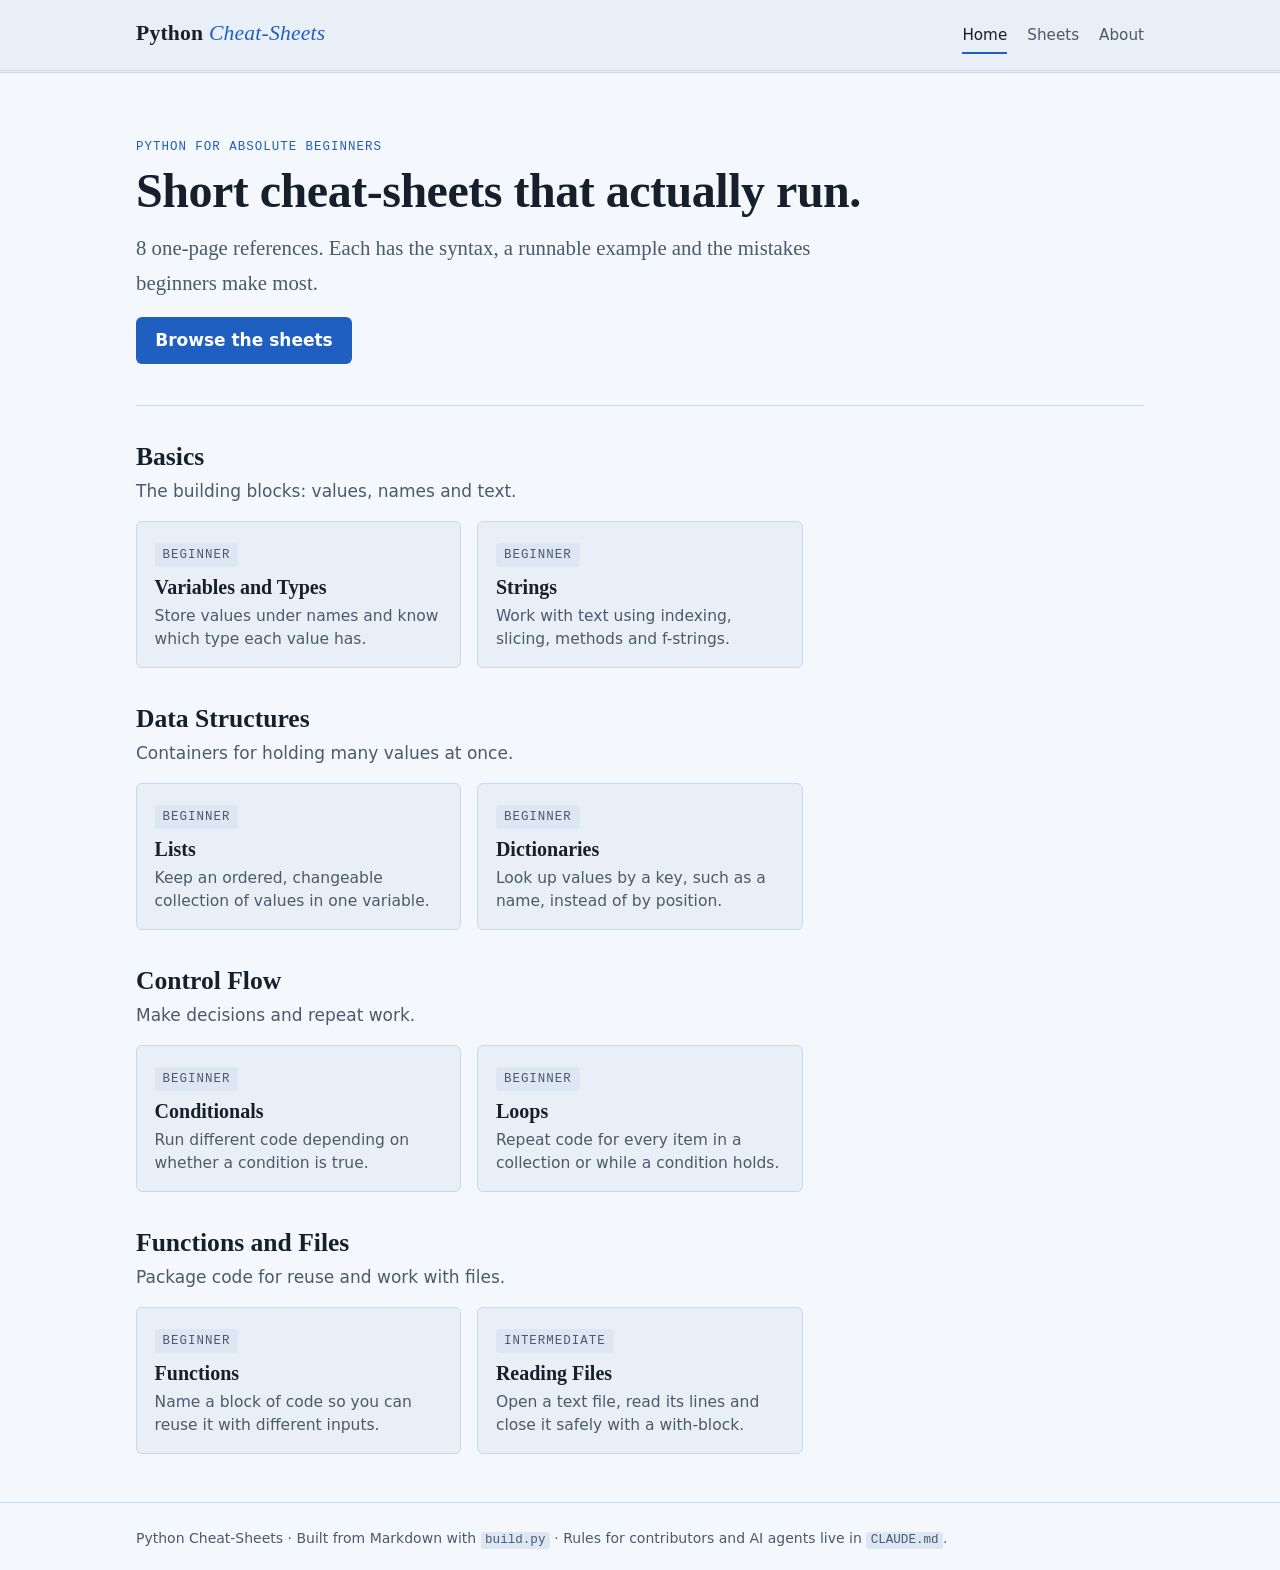
<file: docs/index.html>
<!doctype html>
<html lang="en">
<head>
<meta charset="utf-8">
<meta name="viewport" content="width=device-width, initial-scale=1">
<title>Python Cheat-Sheets</title>
<meta name="description" content="Short, runnable Python cheat-sheets for beginners.">
<link rel="stylesheet" href="assets/style.css">
</head>
<body>
<a class="skip" href="#main">Skip to content</a>
<header class="site-header">
  <div class="wrap header-inner">
    <a class="brand" href="index.html">Python <span>Cheat-Sheets</span></a>
    <nav aria-label="Main">
<a href="index.html" aria-current="page">Home</a>
<a href="index.html#sheets">Sheets</a>
<a href="about.html">About</a>
    </nav>
  </div>
</header>
<main id="main" class="wrap">
<section class="hero">
  <p class="eyebrow">Python for absolute beginners</p>
  <h1>Short cheat-sheets that actually run.</h1>
  <p class="lede">8 one-page references. Each has the syntax, a runnable example and the mistakes beginners make most.</p>
  <p><a class="button" href="#sheets">Browse the sheets</a></p>
</section>
<section id="sheets" class="sheets">
<section class="category"><h2>Basics</h2><p class="cat-blurb">The building blocks: values, names and text.</p><ul class="cards"><li class="card"><a href="sheets/variables-and-types.html"><span class="tag">Beginner</span><h3>Variables and Types</h3><p>Store values under names and know which type each value has.</p></a></li>
<li class="card"><a href="sheets/strings.html"><span class="tag">Beginner</span><h3>Strings</h3><p>Work with text using indexing, slicing, methods and f-strings.</p></a></li></ul></section>
<section class="category"><h2>Data Structures</h2><p class="cat-blurb">Containers for holding many values at once.</p><ul class="cards"><li class="card"><a href="sheets/lists.html"><span class="tag">Beginner</span><h3>Lists</h3><p>Keep an ordered, changeable collection of values in one variable.</p></a></li>
<li class="card"><a href="sheets/dictionaries.html"><span class="tag">Beginner</span><h3>Dictionaries</h3><p>Look up values by a key, such as a name, instead of by position.</p></a></li></ul></section>
<section class="category"><h2>Control Flow</h2><p class="cat-blurb">Make decisions and repeat work.</p><ul class="cards"><li class="card"><a href="sheets/conditionals.html"><span class="tag">Beginner</span><h3>Conditionals</h3><p>Run different code depending on whether a condition is true.</p></a></li>
<li class="card"><a href="sheets/loops.html"><span class="tag">Beginner</span><h3>Loops</h3><p>Repeat code for every item in a collection or while a condition holds.</p></a></li></ul></section>
<section class="category"><h2>Functions and Files</h2><p class="cat-blurb">Package code for reuse and work with files.</p><ul class="cards"><li class="card"><a href="sheets/functions.html"><span class="tag">Beginner</span><h3>Functions</h3><p>Name a block of code so you can reuse it with different inputs.</p></a></li>
<li class="card"><a href="sheets/reading-files.html"><span class="tag">Intermediate</span><h3>Reading Files</h3><p>Open a text file, read its lines and close it safely with a with-block.</p></a></li></ul></section>
</section>

</main>
<footer class="site-footer">
  <div class="wrap">
    <p>Python Cheat-Sheets &middot; Built from Markdown with <code>build.py</code> &middot; Rules for contributors and AI agents live in <code>CLAUDE.md</code>.</p>
  </div>
</footer>
</body>
</html>
</file>
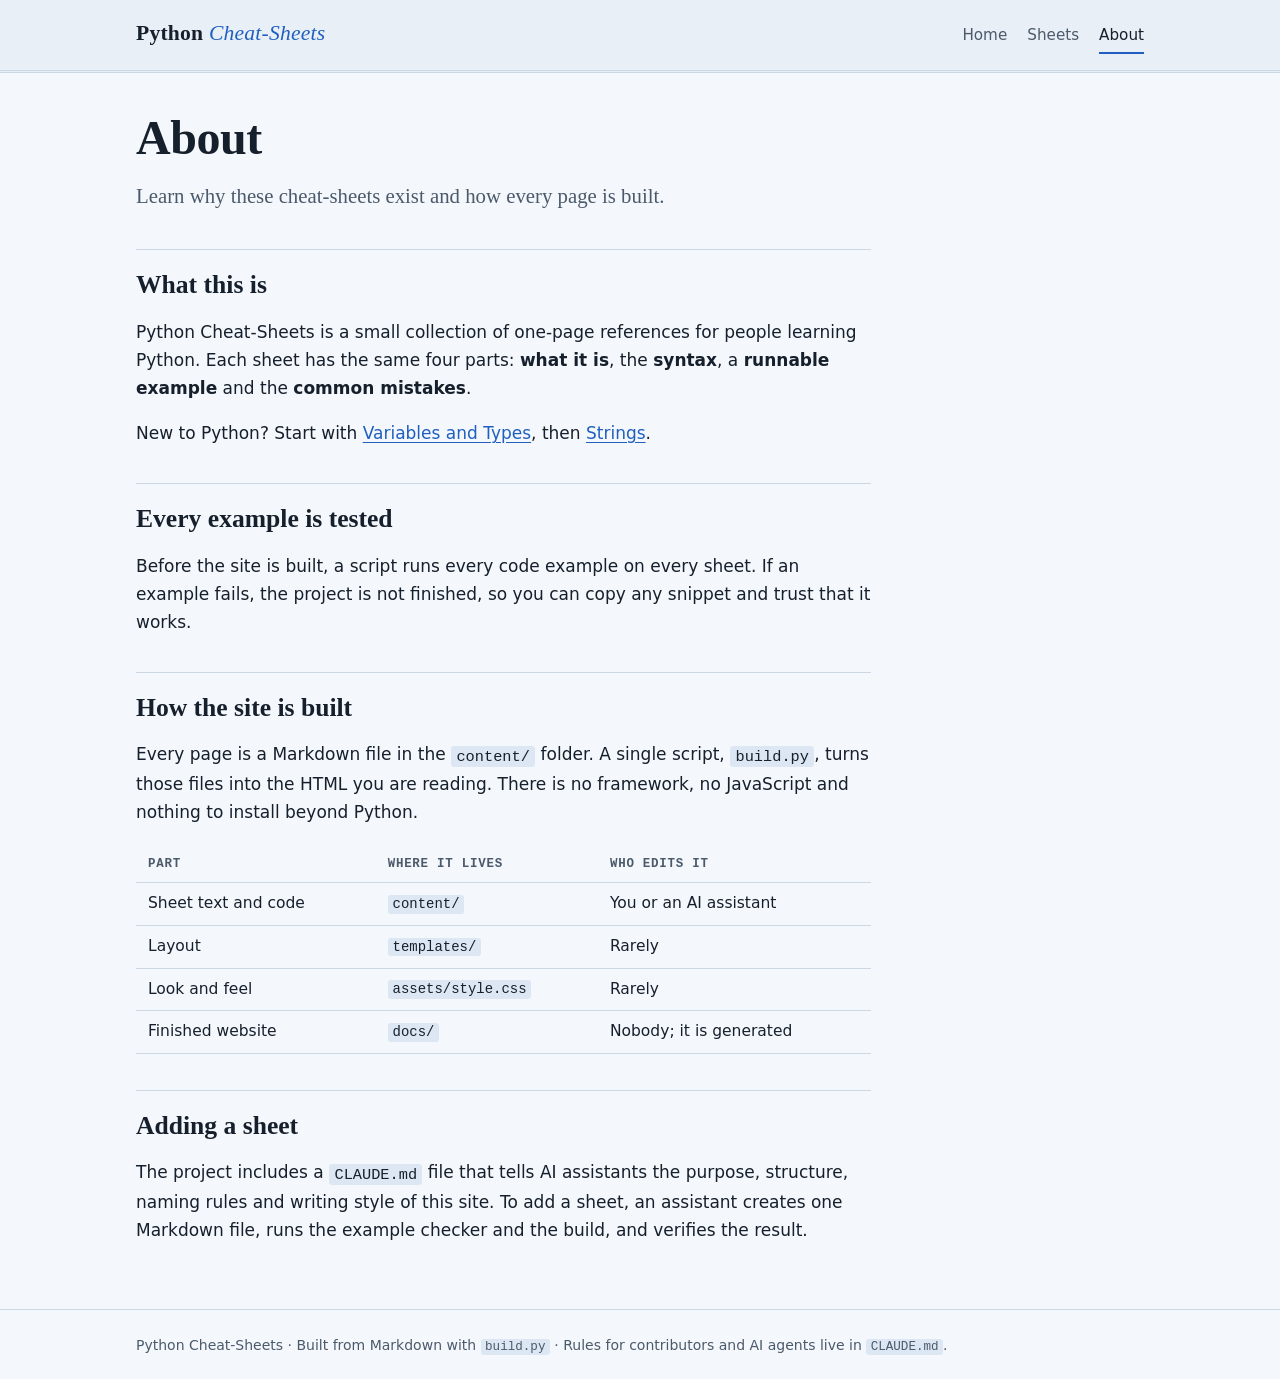
<file: docs/about.html>
<!doctype html>
<html lang="en">
<head>
<meta charset="utf-8">
<meta name="viewport" content="width=device-width, initial-scale=1">
<title>About | Python Cheat-Sheets</title>
<meta name="description" content="Learn why these cheat-sheets exist and how every page is built.">
<link rel="stylesheet" href="assets/style.css">
</head>
<body>
<a class="skip" href="#main">Skip to content</a>
<header class="site-header">
  <div class="wrap header-inner">
    <a class="brand" href="index.html">Python <span>Cheat-Sheets</span></a>
    <nav aria-label="Main">
<a href="index.html">Home</a>
<a href="index.html#sheets">Sheets</a>
<a href="about.html" aria-current="page">About</a>
    </nav>
  </div>
</header>
<main id="main" class="wrap">
<article class="page">
  <h1>About</h1>
  <p class="lede">Learn why these cheat-sheets exist and how every page is built.</p>
  <div class="prose">
<h2 id="what-this-is">What this is</h2>
<p>Python Cheat-Sheets is a small collection of one-page references for people learning Python. Each sheet has the same four parts: <strong>what it is</strong>, the <strong>syntax</strong>, a <strong>runnable example</strong> and the <strong>common mistakes</strong>.</p>
<p>New to Python? Start with <a href="sheets/variables-and-types.html">Variables and Types</a>, then <a href="sheets/strings.html">Strings</a>.</p>
<h2 id="every-example-is-tested">Every example is tested</h2>
<p>Before the site is built, a script runs every code example on every sheet. If an example fails, the project is not finished, so you can copy any snippet and trust that it works.</p>
<h2 id="how-the-site-is-built">How the site is built</h2>
<p>Every page is a Markdown file in the <code>content/</code> folder. A single script, <code>build.py</code>, turns those files into the HTML you are reading. There is no framework, no JavaScript and nothing to install beyond Python.</p>
<div class="table-wrap"><table><thead><tr><th>Part</th><th>Where it lives</th><th>Who edits it</th></tr></thead><tbody><tr><td>Sheet text and code</td><td><code>content/</code></td><td>You or an AI assistant</td></tr><tr><td>Layout</td><td><code>templates/</code></td><td>Rarely</td></tr><tr><td>Look and feel</td><td><code>assets/style.css</code></td><td>Rarely</td></tr><tr><td>Finished website</td><td><code>docs/</code></td><td>Nobody; it is generated</td></tr></tbody></table></div>
<h2 id="adding-a-sheet">Adding a sheet</h2>
<p>The project includes a <code>CLAUDE.md</code> file that tells AI assistants the purpose, structure, naming rules and writing style of this site. To add a sheet, an assistant creates one Markdown file, runs the example checker and the build, and verifies the result.</p>
  </div>
</article>

</main>
<footer class="site-footer">
  <div class="wrap">
    <p>Python Cheat-Sheets &middot; Built from Markdown with <code>build.py</code> &middot; Rules for contributors and AI agents live in <code>CLAUDE.md</code>.</p>
  </div>
</footer>
</body>
</html>
</file>
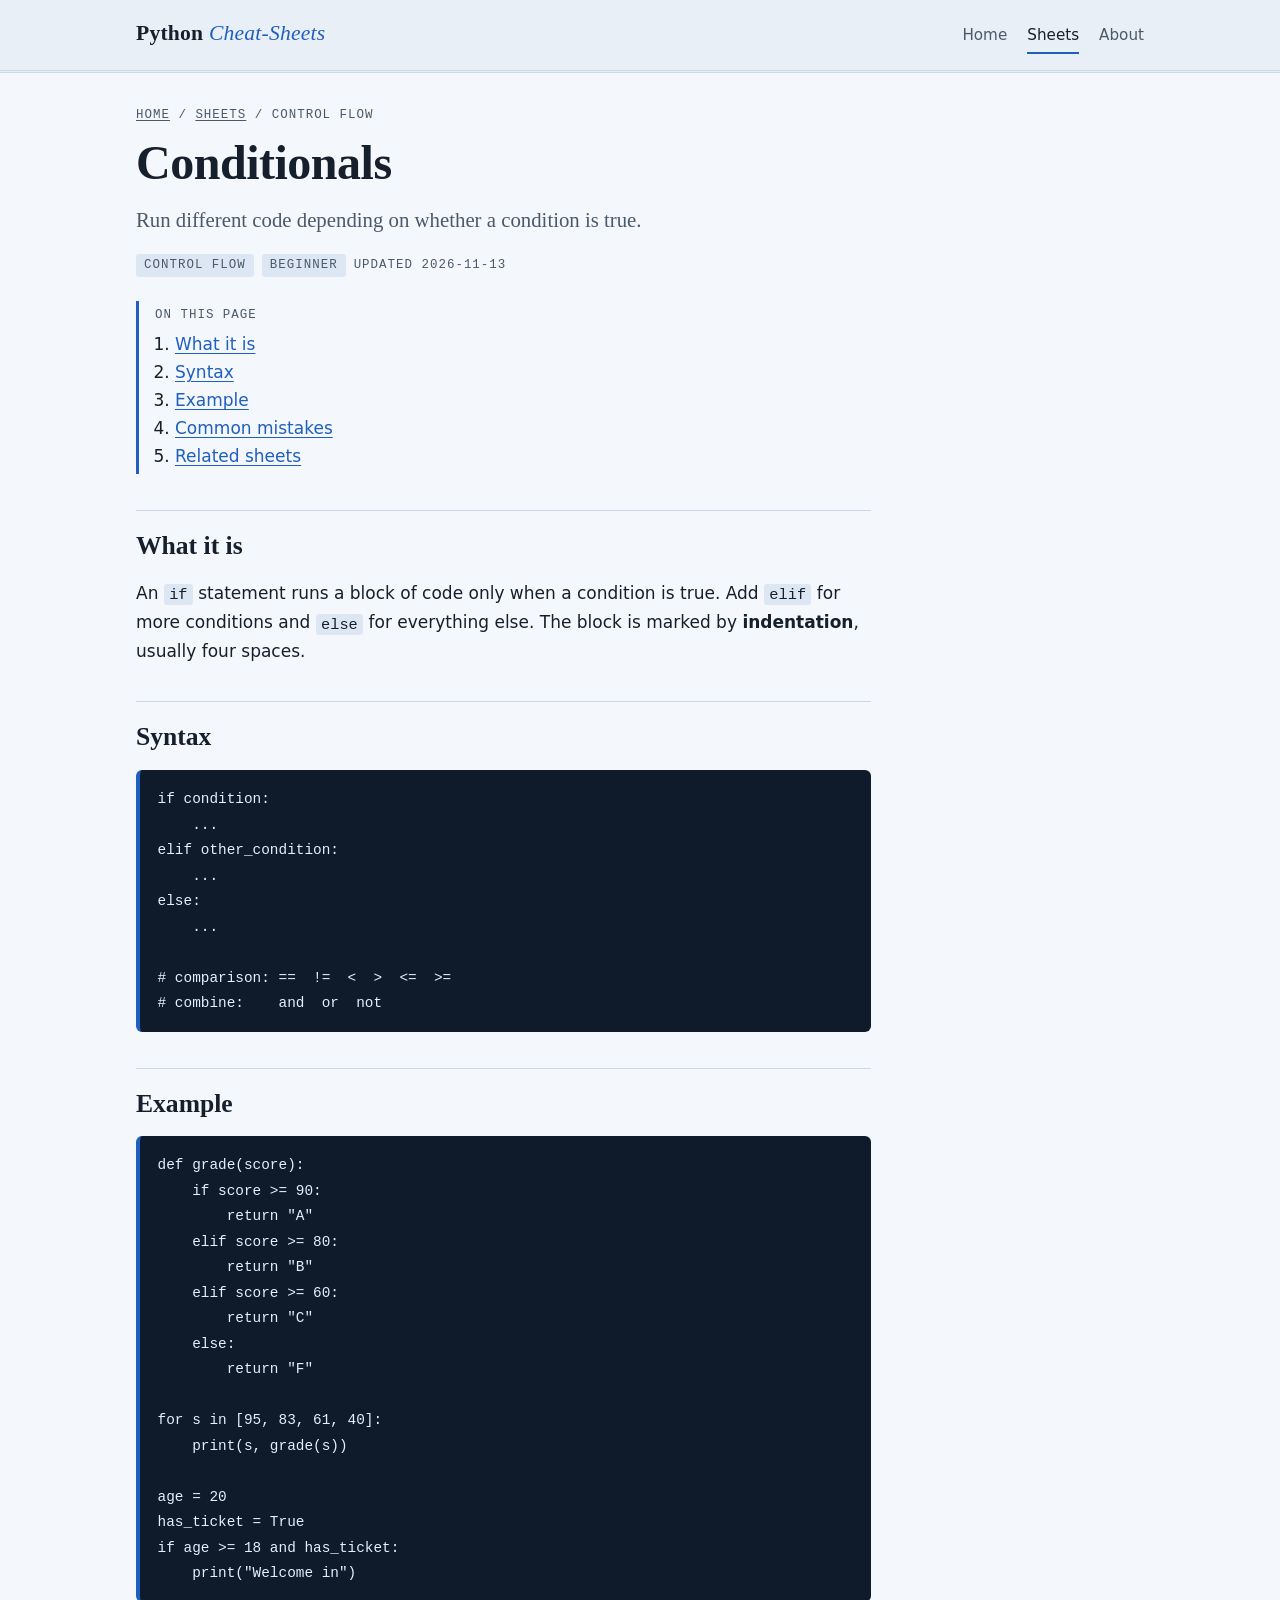
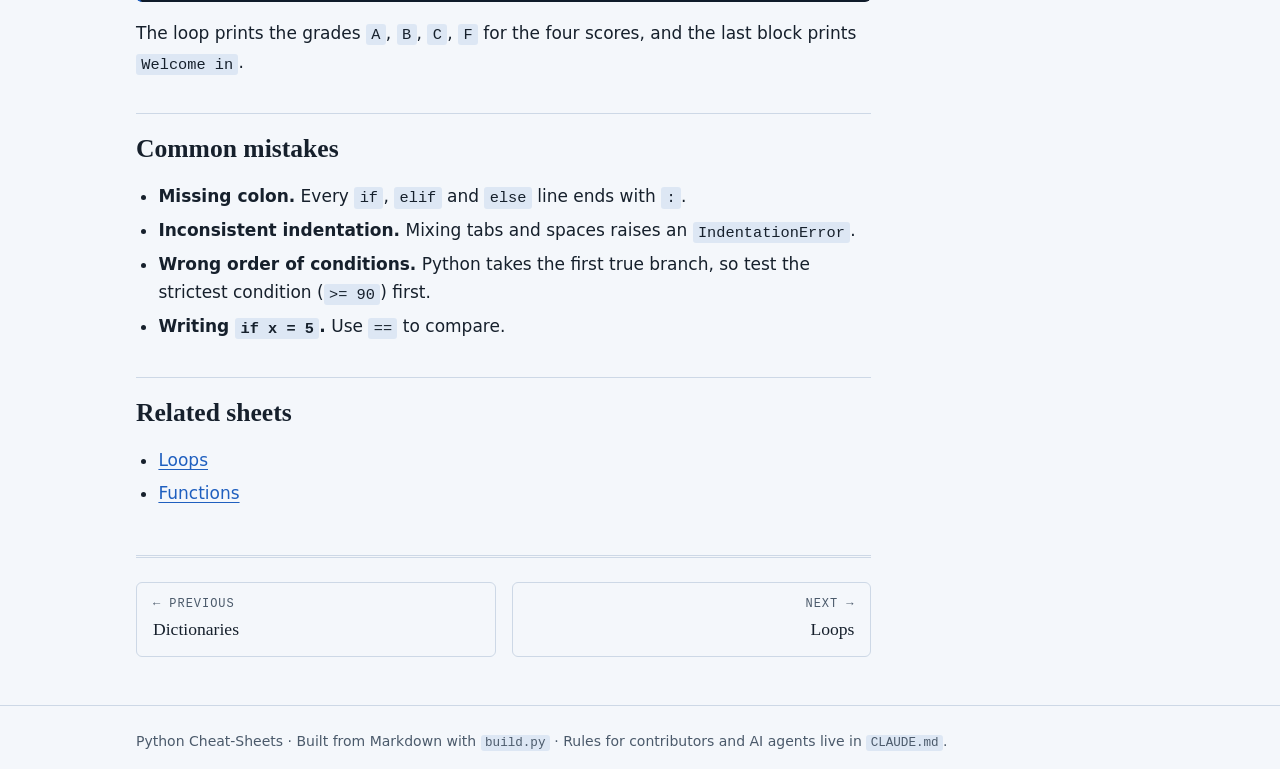
<file: docs/sheets/conditionals.html>
<!doctype html>
<html lang="en">
<head>
<meta charset="utf-8">
<meta name="viewport" content="width=device-width, initial-scale=1">
<title>Conditionals | Python Cheat-Sheets</title>
<meta name="description" content="Run different code depending on whether a condition is true.">
<link rel="stylesheet" href="../assets/style.css">
</head>
<body>
<a class="skip" href="#main">Skip to content</a>
<header class="site-header">
  <div class="wrap header-inner">
    <a class="brand" href="../index.html">Python <span>Cheat-Sheets</span></a>
    <nav aria-label="Main">
<a href="../index.html">Home</a>
<a href="../index.html#sheets" aria-current="page">Sheets</a>
<a href="../about.html">About</a>
    </nav>
  </div>
</header>
<main id="main" class="wrap">
<article class="sheet">
  <p class="crumbs"><a href="../index.html">Home</a> / <a href="../index.html#sheets">Sheets</a> / Control Flow</p>
  <h1>Conditionals</h1>
  <p class="lede">Run different code depending on whether a condition is true.</p>
  <p class="meta"><span class="tag">Control Flow</span> <span class="tag">Beginner</span> <span class="updated">Updated 2026-11-13</span></p>
  <nav class="toc" aria-label="On this page">
    <p>On this page</p>
    <ol><li><a href="#what-it-is">What it is</a></li><li><a href="#syntax">Syntax</a></li><li><a href="#example">Example</a></li><li><a href="#common-mistakes">Common mistakes</a></li><li><a href="#related-sheets">Related sheets</a></li></ol>
  </nav>
  <div class="prose">
<h2 id="what-it-is">What it is</h2>
<p>An <code>if</code> statement runs a block of code only when a condition is true. Add <code>elif</code> for more conditions and <code>else</code> for everything else. The block is marked by <strong>indentation</strong>, usually four spaces.</p>
<h2 id="syntax">Syntax</h2>
<pre><code class="language-python">if condition:
    ...
elif other_condition:
    ...
else:
    ...

# comparison: ==  !=  &lt;  &gt;  &lt;=  &gt;=
# combine:    and  or  not</code></pre>
<h2 id="example">Example</h2>
<pre><code class="language-python">def grade(score):
    if score &gt;= 90:
        return "A"
    elif score &gt;= 80:
        return "B"
    elif score &gt;= 60:
        return "C"
    else:
        return "F"

for s in [95, 83, 61, 40]:
    print(s, grade(s))

age = 20
has_ticket = True
if age &gt;= 18 and has_ticket:
    print("Welcome in")</code></pre>
<p>The loop prints the grades <code>A</code>, <code>B</code>, <code>C</code>, <code>F</code> for the four scores, and the last block prints <code>Welcome in</code>.</p>
<h2 id="common-mistakes">Common mistakes</h2>
<ul><li><strong>Missing colon.</strong> Every <code>if</code>, <code>elif</code> and <code>else</code> line ends with <code>:</code>.</li><li><strong>Inconsistent indentation.</strong> Mixing tabs and spaces raises an <code>IndentationError</code>.</li><li><strong>Wrong order of conditions.</strong> Python takes the first true branch, so test the strictest condition (<code>&gt;= 90</code>) first.</li><li><strong>Writing <code>if x = 5</code>.</strong> Use <code>==</code> to compare.</li></ul>
<h2 id="related-sheets">Related sheets</h2>
<ul><li><a href="loops.html">Loops</a></li><li><a href="functions.html">Functions</a></li></ul>
  </div>
  <nav class="pager" aria-label="Sheet navigation">
    <a class="prev" href="dictionaries.html"><span>&larr; Previous</span>Dictionaries</a>
    <a class="next" href="loops.html"><span>Next &rarr;</span>Loops</a>
  </nav>
</article>

</main>
<footer class="site-footer">
  <div class="wrap">
    <p>Python Cheat-Sheets &middot; Built from Markdown with <code>build.py</code> &middot; Rules for contributors and AI agents live in <code>CLAUDE.md</code>.</p>
  </div>
</footer>
</body>
</html>
</file>
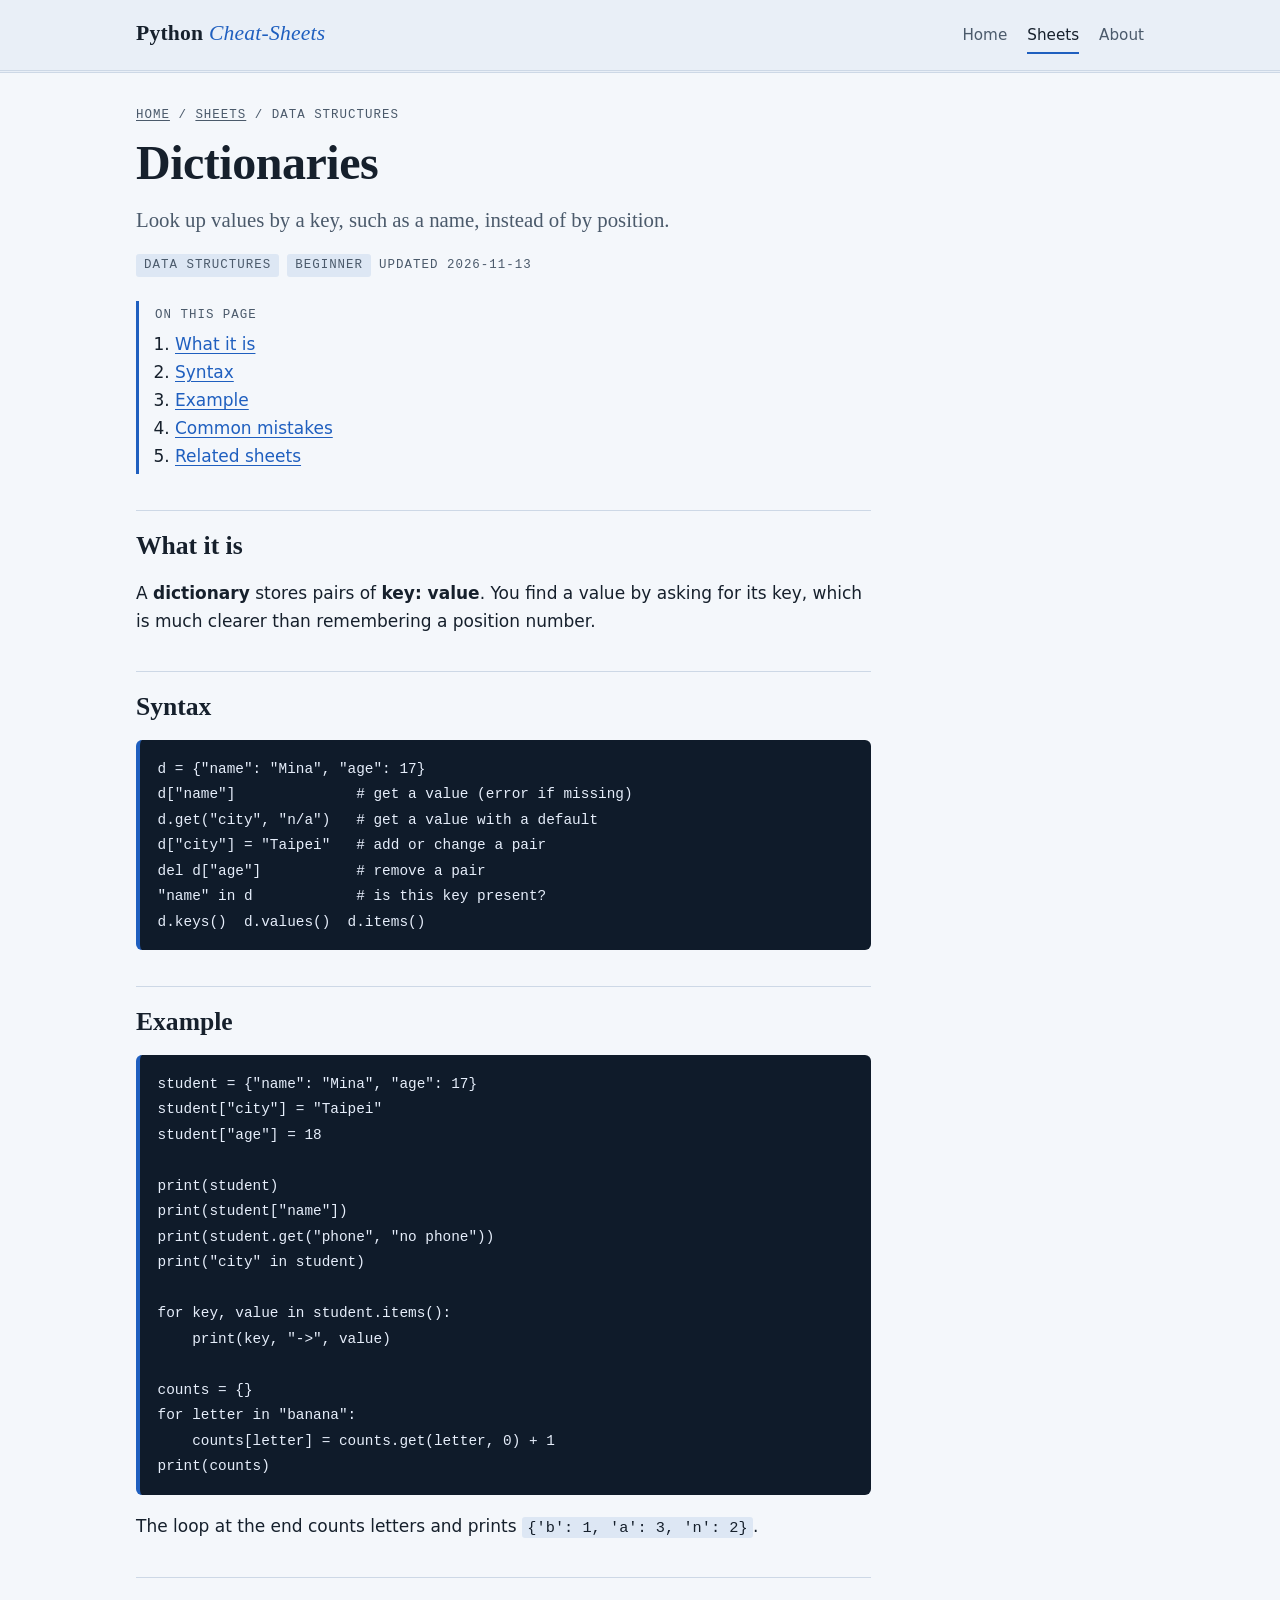
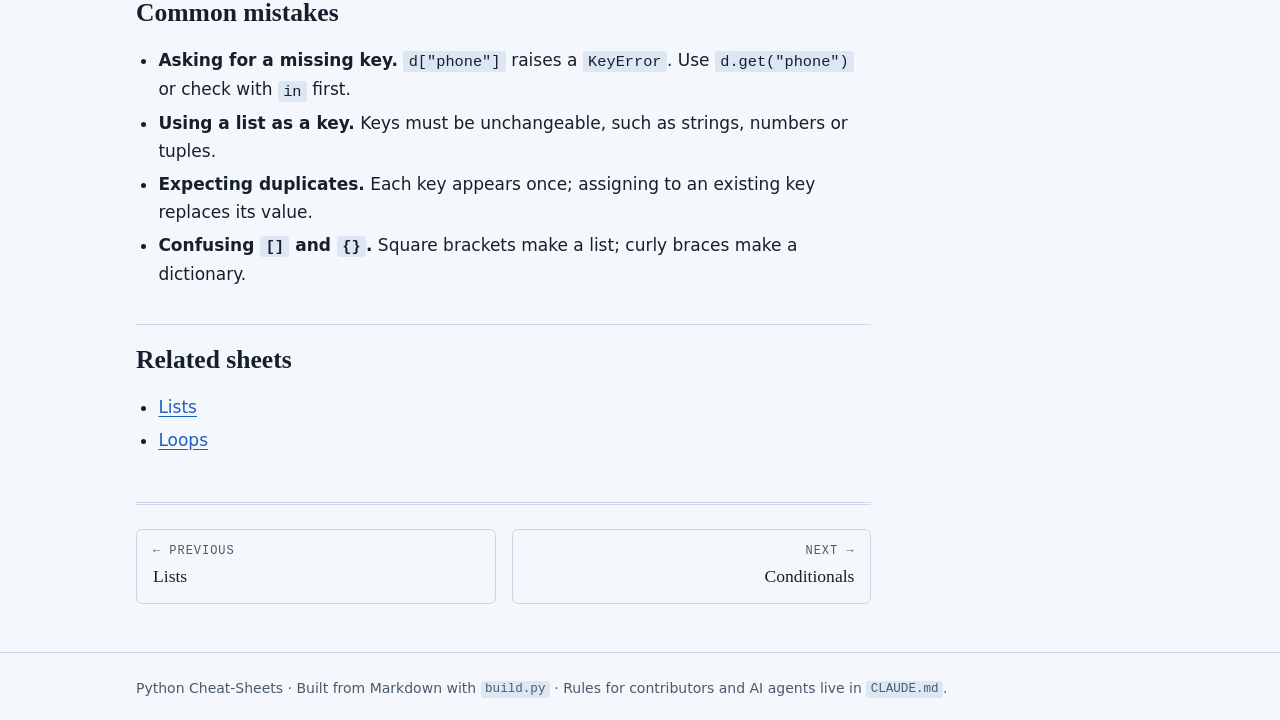
<file: docs/sheets/dictionaries.html>
<!doctype html>
<html lang="en">
<head>
<meta charset="utf-8">
<meta name="viewport" content="width=device-width, initial-scale=1">
<title>Dictionaries | Python Cheat-Sheets</title>
<meta name="description" content="Look up values by a key, such as a name, instead of by position.">
<link rel="stylesheet" href="../assets/style.css">
</head>
<body>
<a class="skip" href="#main">Skip to content</a>
<header class="site-header">
  <div class="wrap header-inner">
    <a class="brand" href="../index.html">Python <span>Cheat-Sheets</span></a>
    <nav aria-label="Main">
<a href="../index.html">Home</a>
<a href="../index.html#sheets" aria-current="page">Sheets</a>
<a href="../about.html">About</a>
    </nav>
  </div>
</header>
<main id="main" class="wrap">
<article class="sheet">
  <p class="crumbs"><a href="../index.html">Home</a> / <a href="../index.html#sheets">Sheets</a> / Data Structures</p>
  <h1>Dictionaries</h1>
  <p class="lede">Look up values by a key, such as a name, instead of by position.</p>
  <p class="meta"><span class="tag">Data Structures</span> <span class="tag">Beginner</span> <span class="updated">Updated 2026-11-13</span></p>
  <nav class="toc" aria-label="On this page">
    <p>On this page</p>
    <ol><li><a href="#what-it-is">What it is</a></li><li><a href="#syntax">Syntax</a></li><li><a href="#example">Example</a></li><li><a href="#common-mistakes">Common mistakes</a></li><li><a href="#related-sheets">Related sheets</a></li></ol>
  </nav>
  <div class="prose">
<h2 id="what-it-is">What it is</h2>
<p>A <strong>dictionary</strong> stores pairs of <strong>key: value</strong>. You find a value by asking for its key, which is much clearer than remembering a position number.</p>
<h2 id="syntax">Syntax</h2>
<pre><code class="language-python">d = {"name": "Mina", "age": 17}
d["name"]              # get a value (error if missing)
d.get("city", "n/a")   # get a value with a default
d["city"] = "Taipei"   # add or change a pair
del d["age"]           # remove a pair
"name" in d            # is this key present?
d.keys()  d.values()  d.items()</code></pre>
<h2 id="example">Example</h2>
<pre><code class="language-python">student = {"name": "Mina", "age": 17}
student["city"] = "Taipei"
student["age"] = 18

print(student)
print(student["name"])
print(student.get("phone", "no phone"))
print("city" in student)

for key, value in student.items():
    print(key, "-&gt;", value)

counts = {}
for letter in "banana":
    counts[letter] = counts.get(letter, 0) + 1
print(counts)</code></pre>
<p>The loop at the end counts letters and prints <code>{'b': 1, 'a': 3, 'n': 2}</code>.</p>
<h2 id="common-mistakes">Common mistakes</h2>
<ul><li><strong>Asking for a missing key.</strong> <code>d["phone"]</code> raises a <code>KeyError</code>. Use <code>d.get("phone")</code> or check with <code>in</code> first.</li><li><strong>Using a list as a key.</strong> Keys must be unchangeable, such as strings, numbers or tuples.</li><li><strong>Expecting duplicates.</strong> Each key appears once; assigning to an existing key replaces its value.</li><li><strong>Confusing <code>[]</code> and <code>{}</code>.</strong> Square brackets make a list; curly braces make a dictionary.</li></ul>
<h2 id="related-sheets">Related sheets</h2>
<ul><li><a href="lists.html">Lists</a></li><li><a href="loops.html">Loops</a></li></ul>
  </div>
  <nav class="pager" aria-label="Sheet navigation">
    <a class="prev" href="lists.html"><span>&larr; Previous</span>Lists</a>
    <a class="next" href="conditionals.html"><span>Next &rarr;</span>Conditionals</a>
  </nav>
</article>

</main>
<footer class="site-footer">
  <div class="wrap">
    <p>Python Cheat-Sheets &middot; Built from Markdown with <code>build.py</code> &middot; Rules for contributors and AI agents live in <code>CLAUDE.md</code>.</p>
  </div>
</footer>
</body>
</html>
</file>
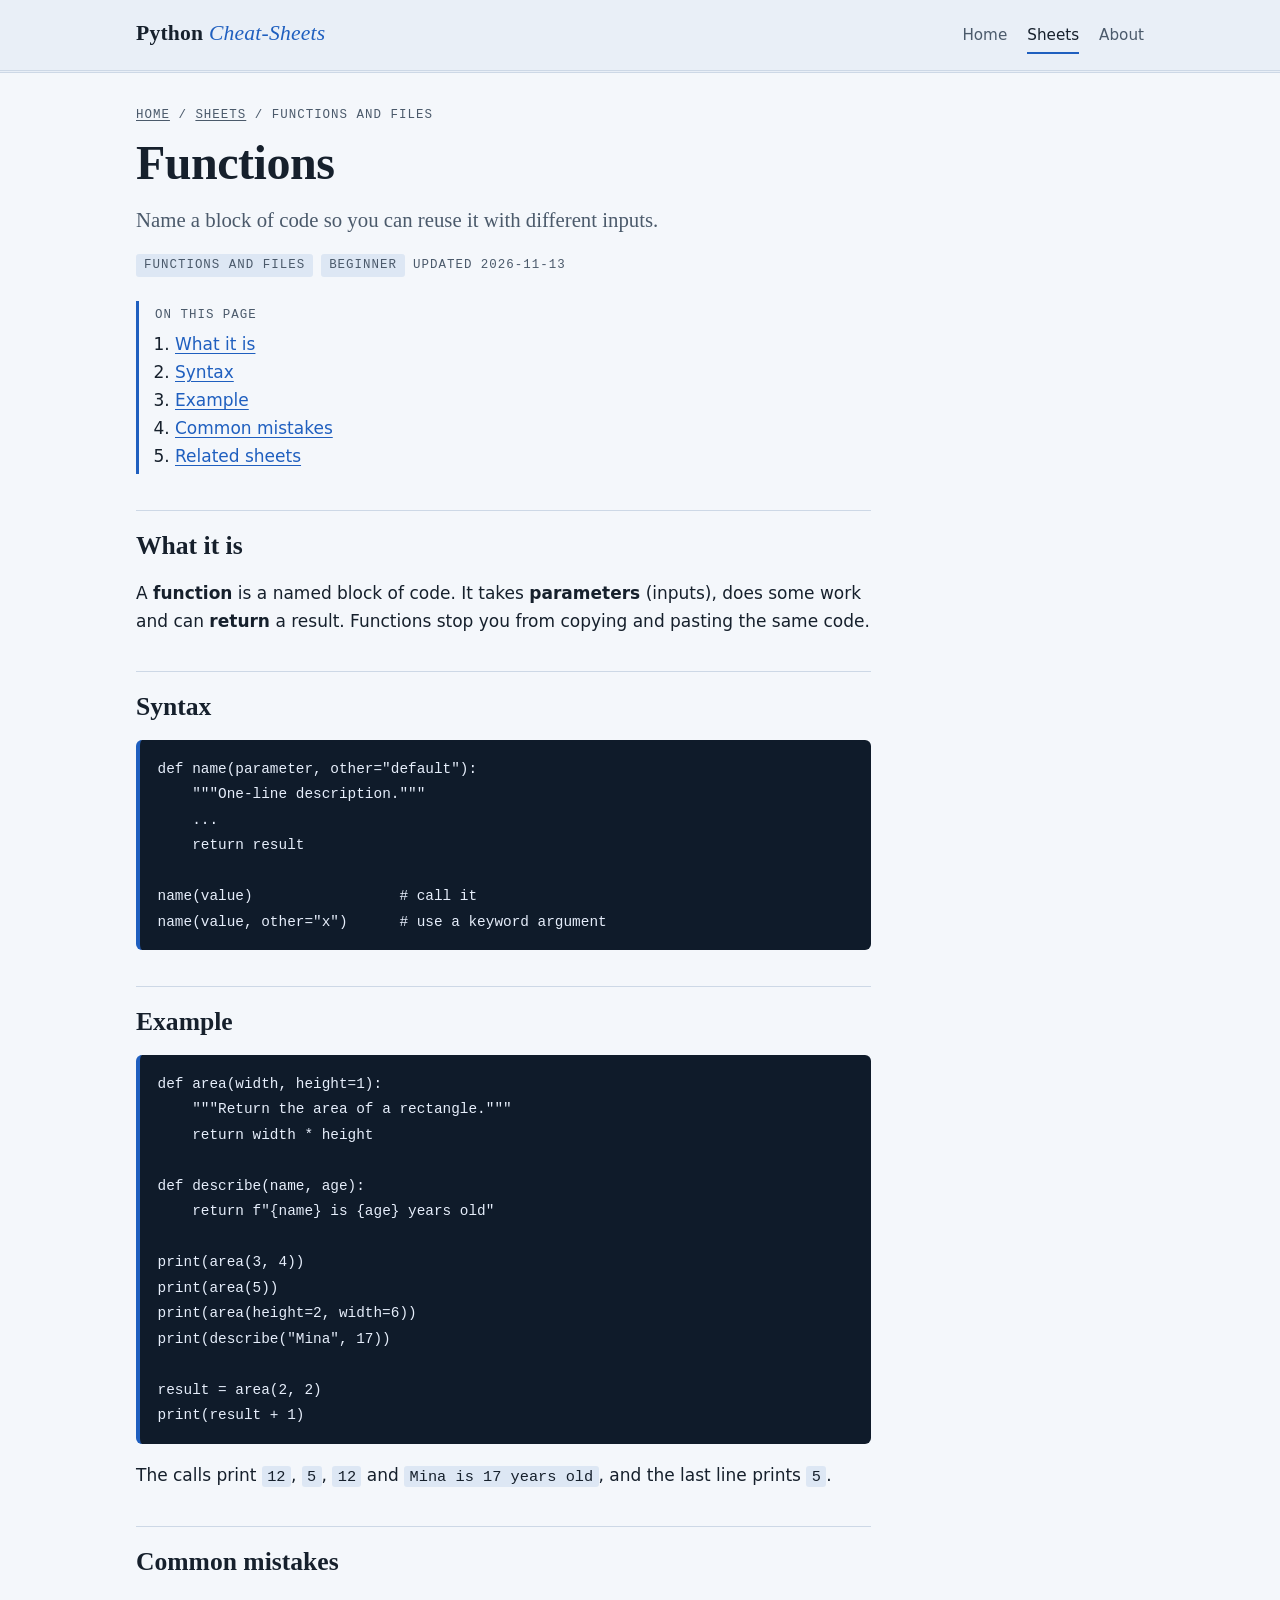
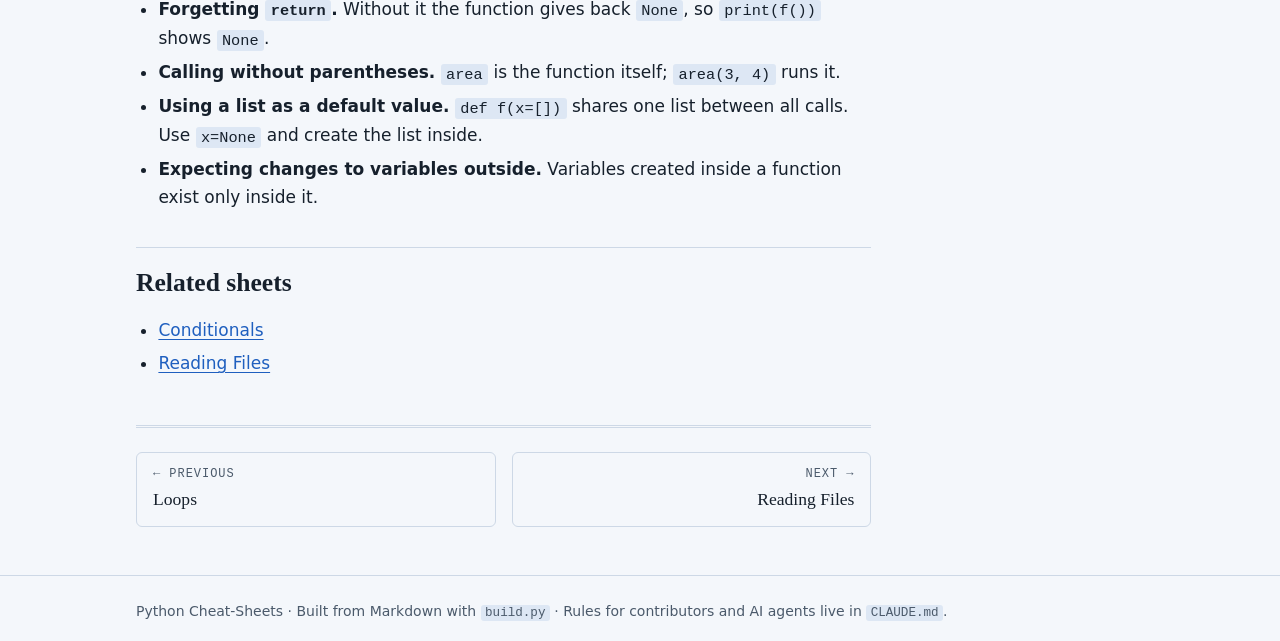
<file: docs/sheets/functions.html>
<!doctype html>
<html lang="en">
<head>
<meta charset="utf-8">
<meta name="viewport" content="width=device-width, initial-scale=1">
<title>Functions | Python Cheat-Sheets</title>
<meta name="description" content="Name a block of code so you can reuse it with different inputs.">
<link rel="stylesheet" href="../assets/style.css">
</head>
<body>
<a class="skip" href="#main">Skip to content</a>
<header class="site-header">
  <div class="wrap header-inner">
    <a class="brand" href="../index.html">Python <span>Cheat-Sheets</span></a>
    <nav aria-label="Main">
<a href="../index.html">Home</a>
<a href="../index.html#sheets" aria-current="page">Sheets</a>
<a href="../about.html">About</a>
    </nav>
  </div>
</header>
<main id="main" class="wrap">
<article class="sheet">
  <p class="crumbs"><a href="../index.html">Home</a> / <a href="../index.html#sheets">Sheets</a> / Functions and Files</p>
  <h1>Functions</h1>
  <p class="lede">Name a block of code so you can reuse it with different inputs.</p>
  <p class="meta"><span class="tag">Functions and Files</span> <span class="tag">Beginner</span> <span class="updated">Updated 2026-11-13</span></p>
  <nav class="toc" aria-label="On this page">
    <p>On this page</p>
    <ol><li><a href="#what-it-is">What it is</a></li><li><a href="#syntax">Syntax</a></li><li><a href="#example">Example</a></li><li><a href="#common-mistakes">Common mistakes</a></li><li><a href="#related-sheets">Related sheets</a></li></ol>
  </nav>
  <div class="prose">
<h2 id="what-it-is">What it is</h2>
<p>A <strong>function</strong> is a named block of code. It takes <strong>parameters</strong> (inputs), does some work and can <strong>return</strong> a result. Functions stop you from copying and pasting the same code.</p>
<h2 id="syntax">Syntax</h2>
<pre><code class="language-python">def name(parameter, other="default"):
    """One-line description."""
    ...
    return result

name(value)                 # call it
name(value, other="x")      # use a keyword argument</code></pre>
<h2 id="example">Example</h2>
<pre><code class="language-python">def area(width, height=1):
    """Return the area of a rectangle."""
    return width * height

def describe(name, age):
    return f"{name} is {age} years old"

print(area(3, 4))
print(area(5))
print(area(height=2, width=6))
print(describe("Mina", 17))

result = area(2, 2)
print(result + 1)</code></pre>
<p>The calls print <code>12</code>, <code>5</code>, <code>12</code> and <code>Mina is 17 years old</code>, and the last line prints <code>5</code>.</p>
<h2 id="common-mistakes">Common mistakes</h2>
<ul><li><strong>Forgetting <code>return</code>.</strong> Without it the function gives back <code>None</code>, so <code>print(f())</code> shows <code>None</code>.</li><li><strong>Calling without parentheses.</strong> <code>area</code> is the function itself; <code>area(3, 4)</code> runs it.</li><li><strong>Using a list as a default value.</strong> <code>def f(x=[])</code> shares one list between all calls. Use <code>x=None</code> and create the list inside.</li><li><strong>Expecting changes to variables outside.</strong> Variables created inside a function exist only inside it.</li></ul>
<h2 id="related-sheets">Related sheets</h2>
<ul><li><a href="conditionals.html">Conditionals</a></li><li><a href="reading-files.html">Reading Files</a></li></ul>
  </div>
  <nav class="pager" aria-label="Sheet navigation">
    <a class="prev" href="loops.html"><span>&larr; Previous</span>Loops</a>
    <a class="next" href="reading-files.html"><span>Next &rarr;</span>Reading Files</a>
  </nav>
</article>

</main>
<footer class="site-footer">
  <div class="wrap">
    <p>Python Cheat-Sheets &middot; Built from Markdown with <code>build.py</code> &middot; Rules for contributors and AI agents live in <code>CLAUDE.md</code>.</p>
  </div>
</footer>
</body>
</html>
</file>
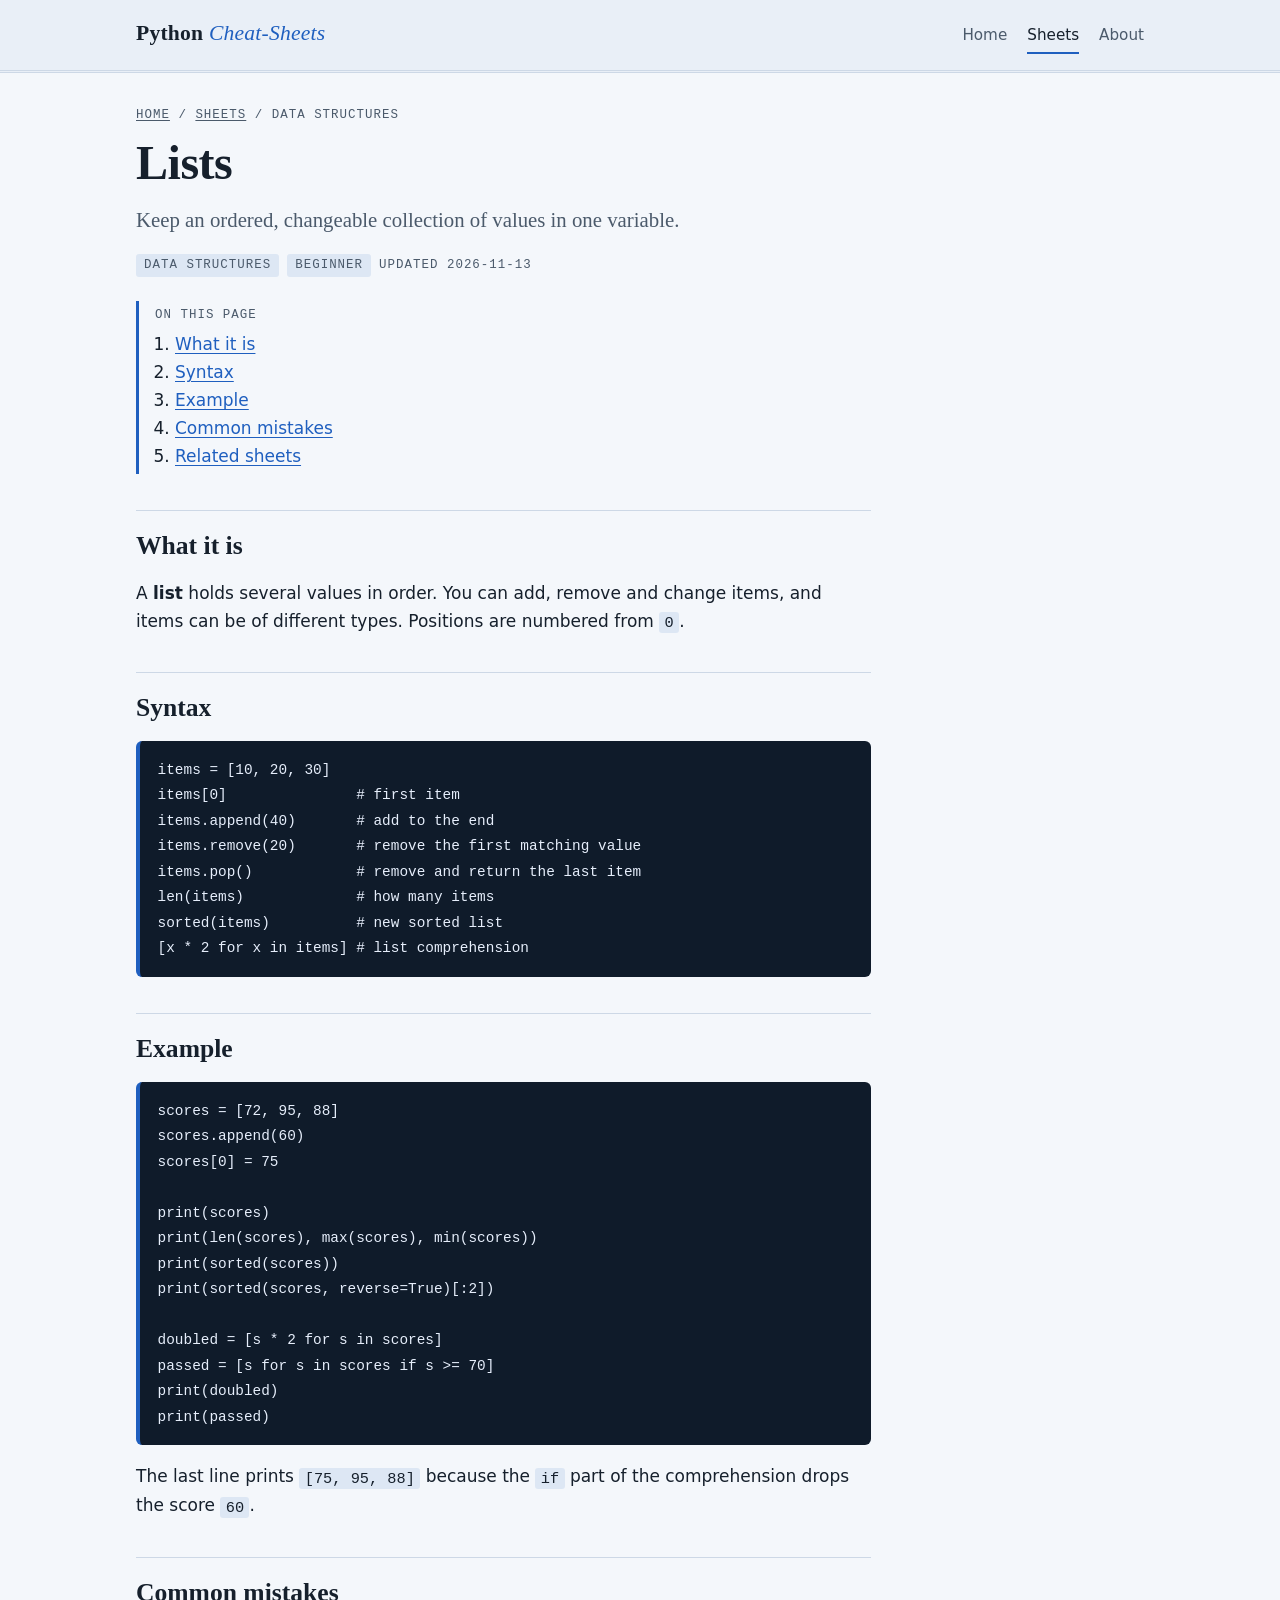
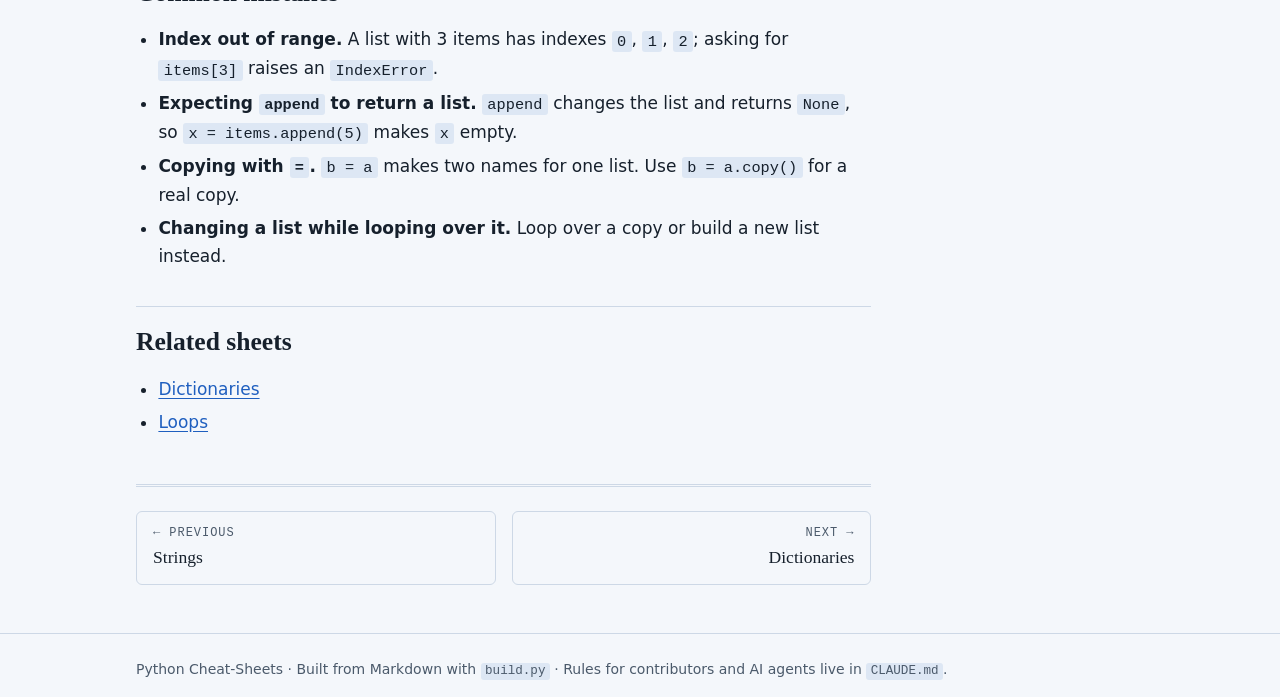
<file: docs/sheets/lists.html>
<!doctype html>
<html lang="en">
<head>
<meta charset="utf-8">
<meta name="viewport" content="width=device-width, initial-scale=1">
<title>Lists | Python Cheat-Sheets</title>
<meta name="description" content="Keep an ordered, changeable collection of values in one variable.">
<link rel="stylesheet" href="../assets/style.css">
</head>
<body>
<a class="skip" href="#main">Skip to content</a>
<header class="site-header">
  <div class="wrap header-inner">
    <a class="brand" href="../index.html">Python <span>Cheat-Sheets</span></a>
    <nav aria-label="Main">
<a href="../index.html">Home</a>
<a href="../index.html#sheets" aria-current="page">Sheets</a>
<a href="../about.html">About</a>
    </nav>
  </div>
</header>
<main id="main" class="wrap">
<article class="sheet">
  <p class="crumbs"><a href="../index.html">Home</a> / <a href="../index.html#sheets">Sheets</a> / Data Structures</p>
  <h1>Lists</h1>
  <p class="lede">Keep an ordered, changeable collection of values in one variable.</p>
  <p class="meta"><span class="tag">Data Structures</span> <span class="tag">Beginner</span> <span class="updated">Updated 2026-11-13</span></p>
  <nav class="toc" aria-label="On this page">
    <p>On this page</p>
    <ol><li><a href="#what-it-is">What it is</a></li><li><a href="#syntax">Syntax</a></li><li><a href="#example">Example</a></li><li><a href="#common-mistakes">Common mistakes</a></li><li><a href="#related-sheets">Related sheets</a></li></ol>
  </nav>
  <div class="prose">
<h2 id="what-it-is">What it is</h2>
<p>A <strong>list</strong> holds several values in order. You can add, remove and change items, and items can be of different types. Positions are numbered from <code>0</code>.</p>
<h2 id="syntax">Syntax</h2>
<pre><code class="language-python">items = [10, 20, 30]
items[0]               # first item
items.append(40)       # add to the end
items.remove(20)       # remove the first matching value
items.pop()            # remove and return the last item
len(items)             # how many items
sorted(items)          # new sorted list
[x * 2 for x in items] # list comprehension</code></pre>
<h2 id="example">Example</h2>
<pre><code class="language-python">scores = [72, 95, 88]
scores.append(60)
scores[0] = 75

print(scores)
print(len(scores), max(scores), min(scores))
print(sorted(scores))
print(sorted(scores, reverse=True)[:2])

doubled = [s * 2 for s in scores]
passed = [s for s in scores if s &gt;= 70]
print(doubled)
print(passed)</code></pre>
<p>The last line prints <code>[75, 95, 88]</code> because the <code>if</code> part of the comprehension drops the score <code>60</code>.</p>
<h2 id="common-mistakes">Common mistakes</h2>
<ul><li><strong>Index out of range.</strong> A list with 3 items has indexes <code>0</code>, <code>1</code>, <code>2</code>; asking for <code>items[3]</code> raises an <code>IndexError</code>.</li><li><strong>Expecting <code>append</code> to return a list.</strong> <code>append</code> changes the list and returns <code>None</code>, so <code>x = items.append(5)</code> makes <code>x</code> empty.</li><li><strong>Copying with <code>=</code>.</strong> <code>b = a</code> makes two names for one list. Use <code>b = a.copy()</code> for a real copy.</li><li><strong>Changing a list while looping over it.</strong> Loop over a copy or build a new list instead.</li></ul>
<h2 id="related-sheets">Related sheets</h2>
<ul><li><a href="dictionaries.html">Dictionaries</a></li><li><a href="loops.html">Loops</a></li></ul>
  </div>
  <nav class="pager" aria-label="Sheet navigation">
    <a class="prev" href="strings.html"><span>&larr; Previous</span>Strings</a>
    <a class="next" href="dictionaries.html"><span>Next &rarr;</span>Dictionaries</a>
  </nav>
</article>

</main>
<footer class="site-footer">
  <div class="wrap">
    <p>Python Cheat-Sheets &middot; Built from Markdown with <code>build.py</code> &middot; Rules for contributors and AI agents live in <code>CLAUDE.md</code>.</p>
  </div>
</footer>
</body>
</html>
</file>
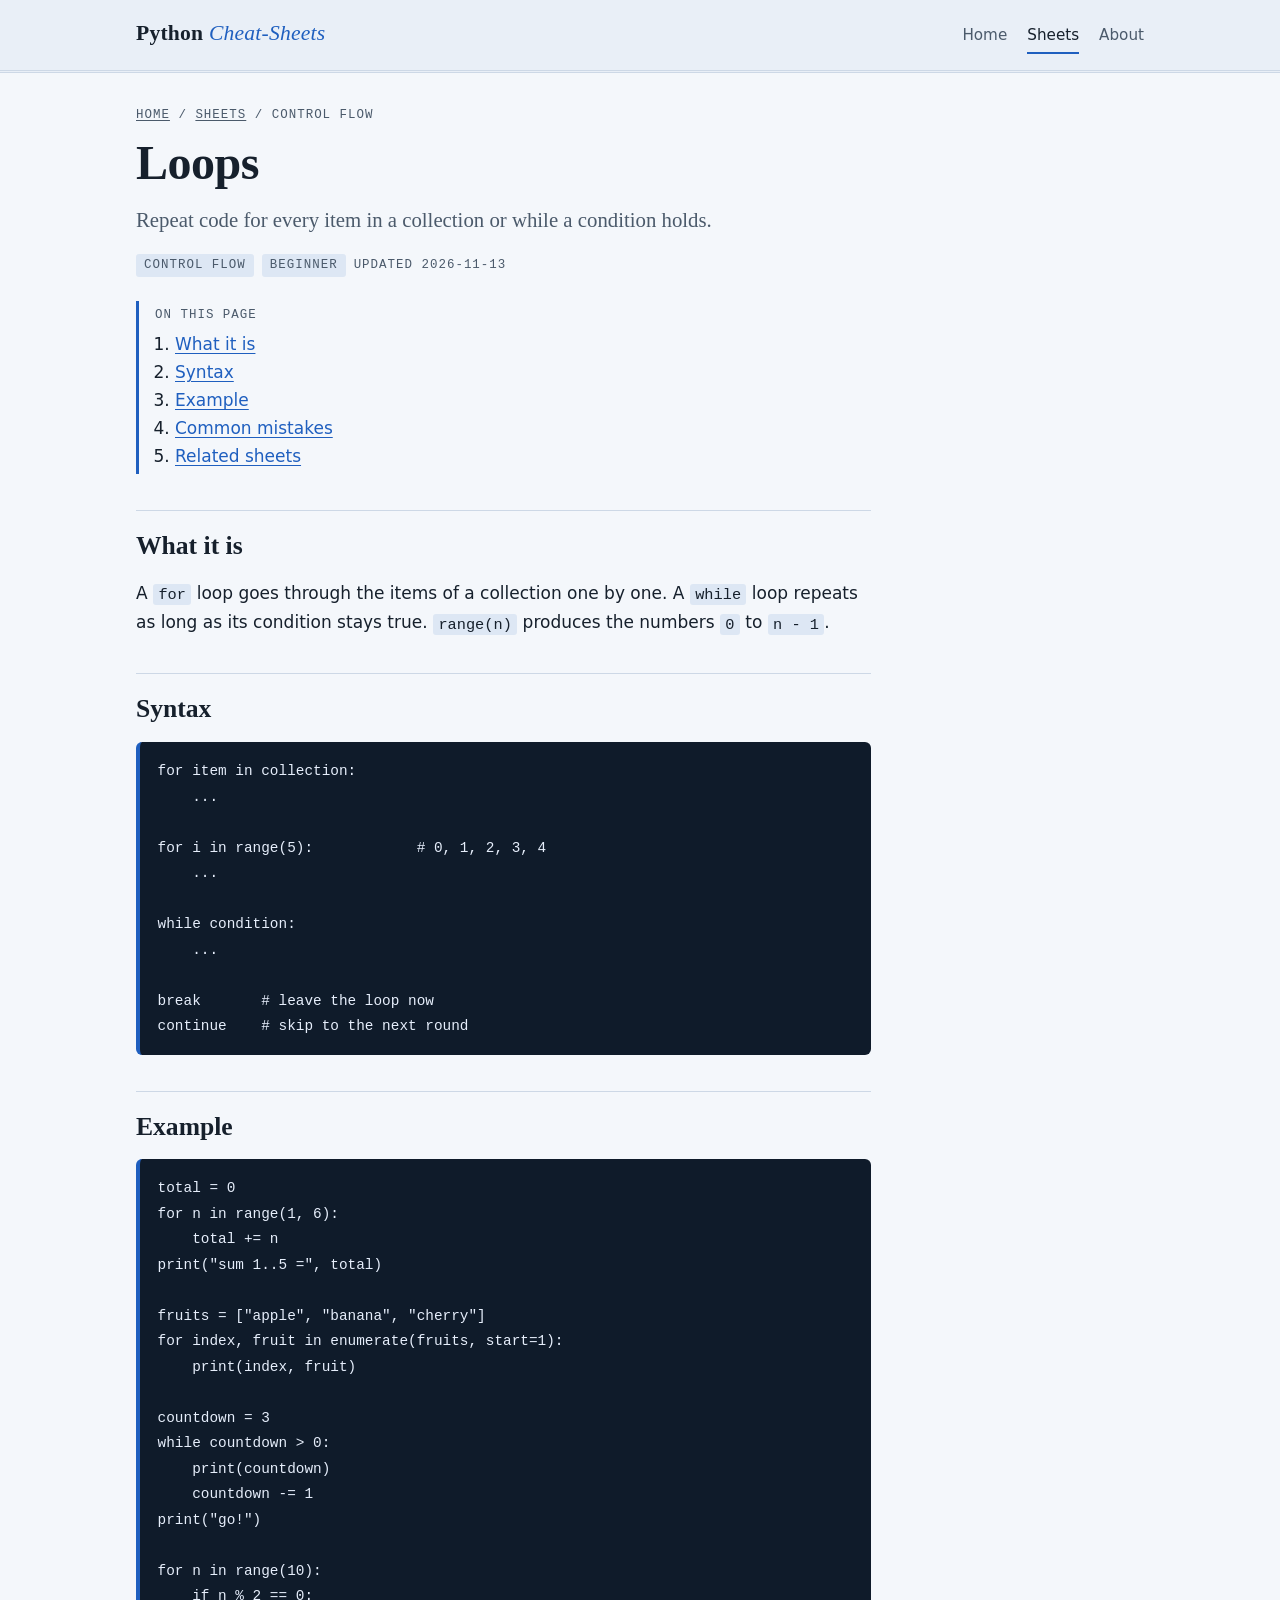
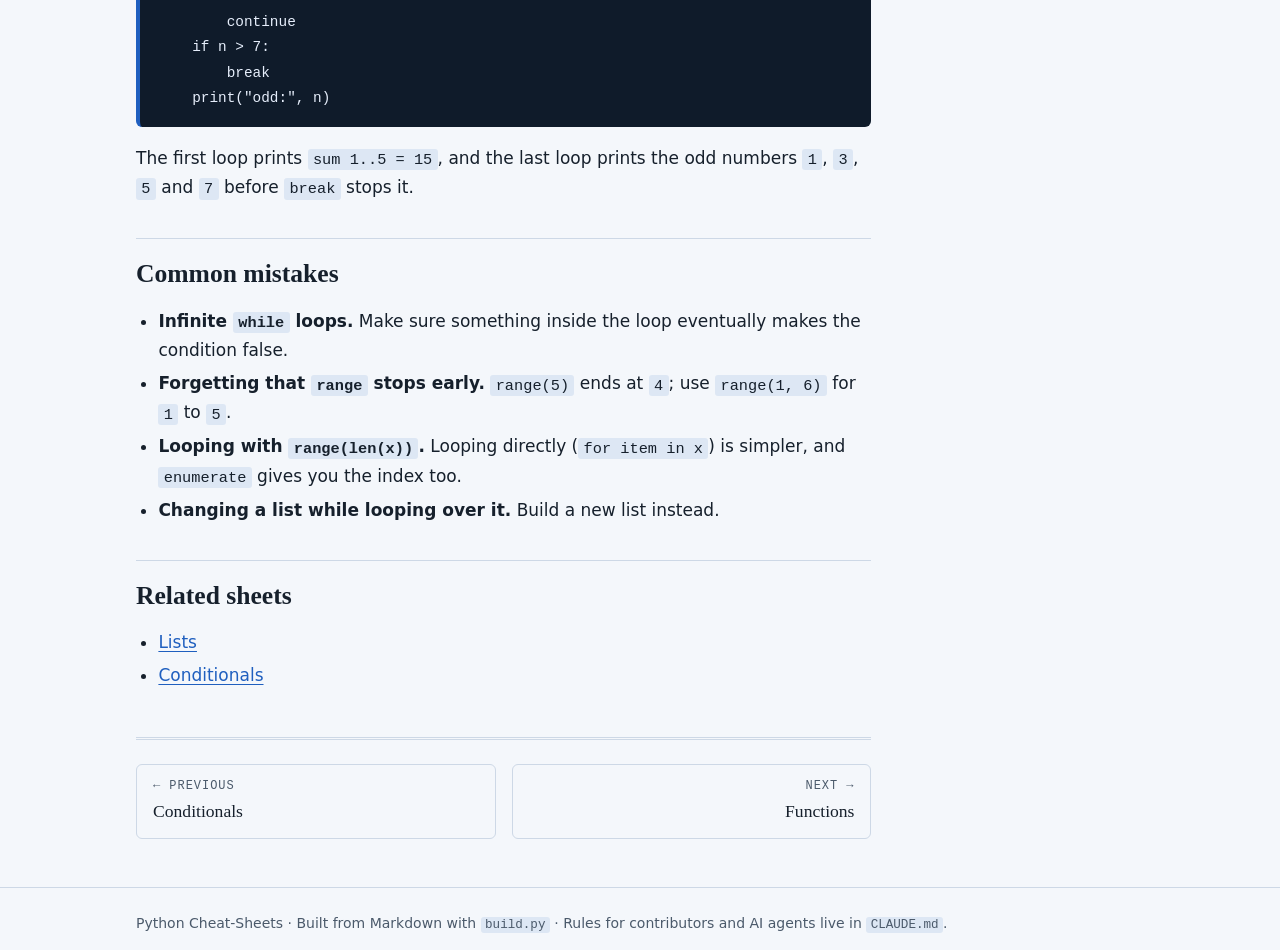
<file: docs/sheets/loops.html>
<!doctype html>
<html lang="en">
<head>
<meta charset="utf-8">
<meta name="viewport" content="width=device-width, initial-scale=1">
<title>Loops | Python Cheat-Sheets</title>
<meta name="description" content="Repeat code for every item in a collection or while a condition holds.">
<link rel="stylesheet" href="../assets/style.css">
</head>
<body>
<a class="skip" href="#main">Skip to content</a>
<header class="site-header">
  <div class="wrap header-inner">
    <a class="brand" href="../index.html">Python <span>Cheat-Sheets</span></a>
    <nav aria-label="Main">
<a href="../index.html">Home</a>
<a href="../index.html#sheets" aria-current="page">Sheets</a>
<a href="../about.html">About</a>
    </nav>
  </div>
</header>
<main id="main" class="wrap">
<article class="sheet">
  <p class="crumbs"><a href="../index.html">Home</a> / <a href="../index.html#sheets">Sheets</a> / Control Flow</p>
  <h1>Loops</h1>
  <p class="lede">Repeat code for every item in a collection or while a condition holds.</p>
  <p class="meta"><span class="tag">Control Flow</span> <span class="tag">Beginner</span> <span class="updated">Updated 2026-11-13</span></p>
  <nav class="toc" aria-label="On this page">
    <p>On this page</p>
    <ol><li><a href="#what-it-is">What it is</a></li><li><a href="#syntax">Syntax</a></li><li><a href="#example">Example</a></li><li><a href="#common-mistakes">Common mistakes</a></li><li><a href="#related-sheets">Related sheets</a></li></ol>
  </nav>
  <div class="prose">
<h2 id="what-it-is">What it is</h2>
<p>A <code>for</code> loop goes through the items of a collection one by one. A <code>while</code> loop repeats as long as its condition stays true. <code>range(n)</code> produces the numbers <code>0</code> to <code>n - 1</code>.</p>
<h2 id="syntax">Syntax</h2>
<pre><code class="language-python">for item in collection:
    ...

for i in range(5):            # 0, 1, 2, 3, 4
    ...

while condition:
    ...

break       # leave the loop now
continue    # skip to the next round</code></pre>
<h2 id="example">Example</h2>
<pre><code class="language-python">total = 0
for n in range(1, 6):
    total += n
print("sum 1..5 =", total)

fruits = ["apple", "banana", "cherry"]
for index, fruit in enumerate(fruits, start=1):
    print(index, fruit)

countdown = 3
while countdown &gt; 0:
    print(countdown)
    countdown -= 1
print("go!")

for n in range(10):
    if n % 2 == 0:
        continue
    if n &gt; 7:
        break
    print("odd:", n)</code></pre>
<p>The first loop prints <code>sum 1..5 = 15</code>, and the last loop prints the odd numbers <code>1</code>, <code>3</code>, <code>5</code> and <code>7</code> before <code>break</code> stops it.</p>
<h2 id="common-mistakes">Common mistakes</h2>
<ul><li><strong>Infinite <code>while</code> loops.</strong> Make sure something inside the loop eventually makes the condition false.</li><li><strong>Forgetting that <code>range</code> stops early.</strong> <code>range(5)</code> ends at <code>4</code>; use <code>range(1, 6)</code> for <code>1</code> to <code>5</code>.</li><li><strong>Looping with <code>range(len(x))</code>.</strong> Looping directly (<code>for item in x</code>) is simpler, and <code>enumerate</code> gives you the index too.</li><li><strong>Changing a list while looping over it.</strong> Build a new list instead.</li></ul>
<h2 id="related-sheets">Related sheets</h2>
<ul><li><a href="lists.html">Lists</a></li><li><a href="conditionals.html">Conditionals</a></li></ul>
  </div>
  <nav class="pager" aria-label="Sheet navigation">
    <a class="prev" href="conditionals.html"><span>&larr; Previous</span>Conditionals</a>
    <a class="next" href="functions.html"><span>Next &rarr;</span>Functions</a>
  </nav>
</article>

</main>
<footer class="site-footer">
  <div class="wrap">
    <p>Python Cheat-Sheets &middot; Built from Markdown with <code>build.py</code> &middot; Rules for contributors and AI agents live in <code>CLAUDE.md</code>.</p>
  </div>
</footer>
</body>
</html>
</file>
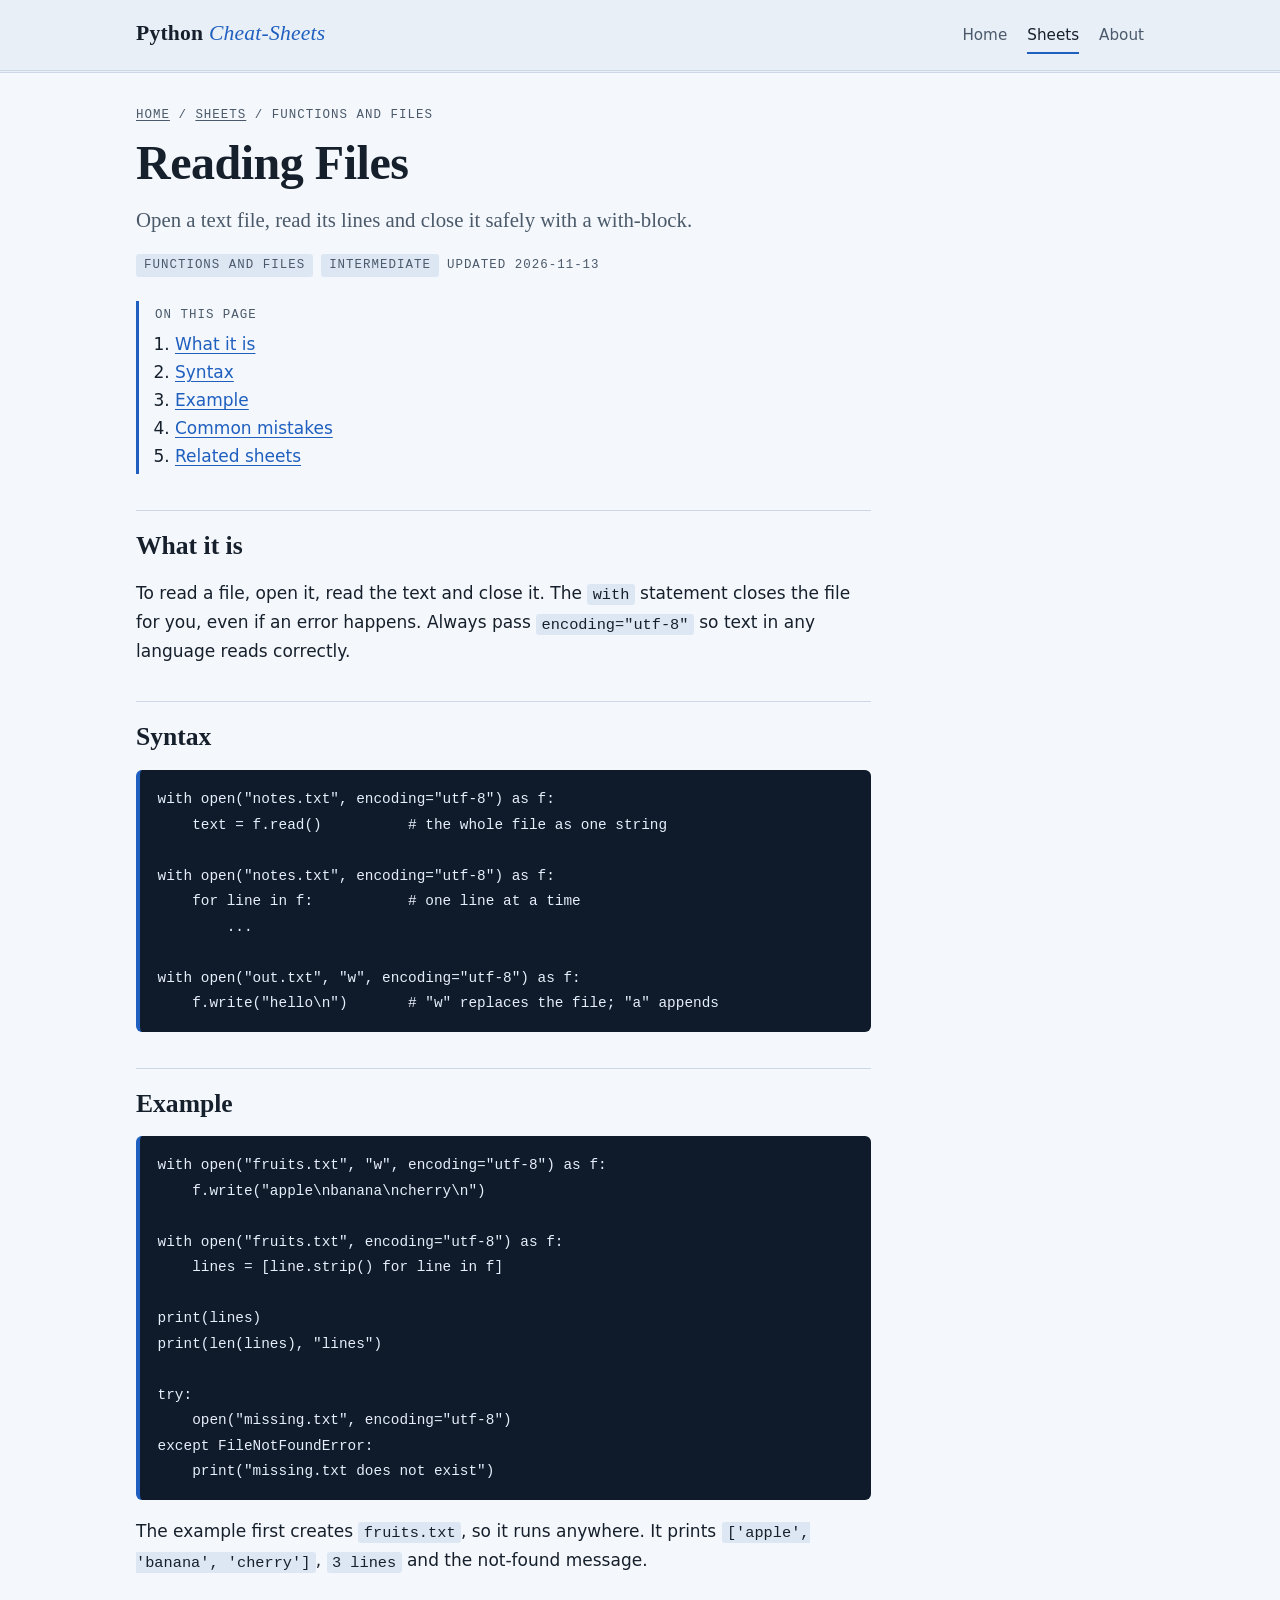
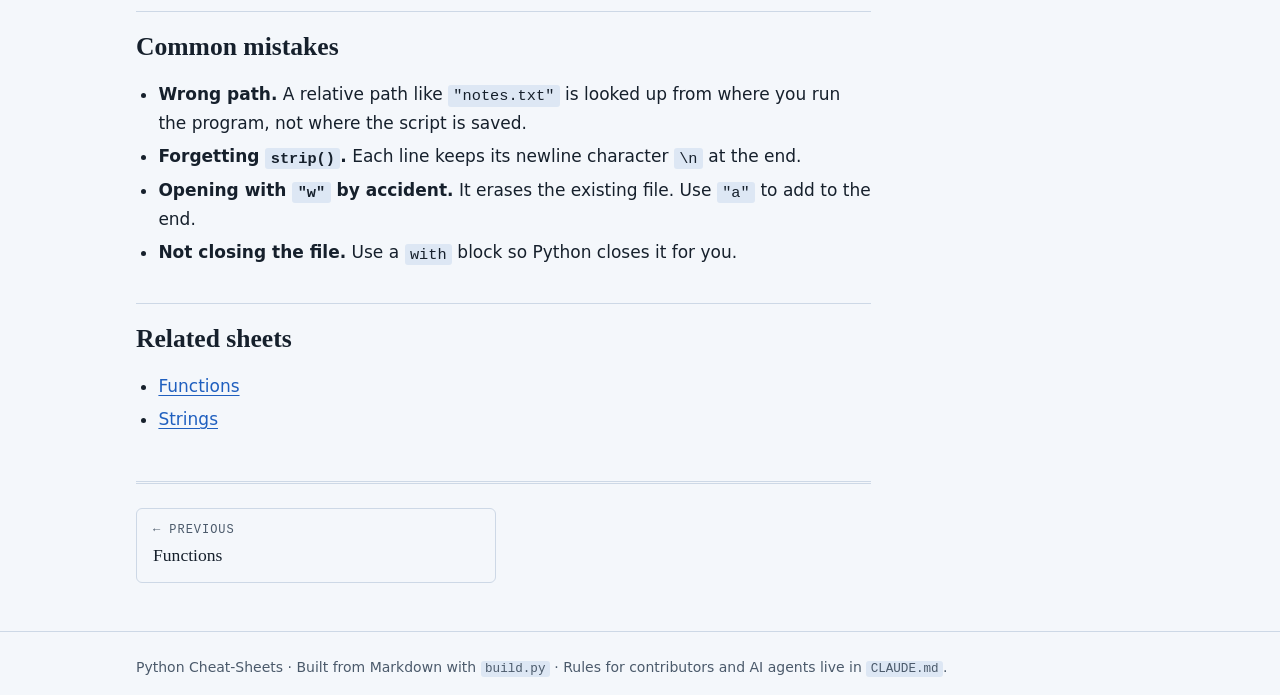
<file: docs/sheets/reading-files.html>
<!doctype html>
<html lang="en">
<head>
<meta charset="utf-8">
<meta name="viewport" content="width=device-width, initial-scale=1">
<title>Reading Files | Python Cheat-Sheets</title>
<meta name="description" content="Open a text file, read its lines and close it safely with a with-block.">
<link rel="stylesheet" href="../assets/style.css">
</head>
<body>
<a class="skip" href="#main">Skip to content</a>
<header class="site-header">
  <div class="wrap header-inner">
    <a class="brand" href="../index.html">Python <span>Cheat-Sheets</span></a>
    <nav aria-label="Main">
<a href="../index.html">Home</a>
<a href="../index.html#sheets" aria-current="page">Sheets</a>
<a href="../about.html">About</a>
    </nav>
  </div>
</header>
<main id="main" class="wrap">
<article class="sheet">
  <p class="crumbs"><a href="../index.html">Home</a> / <a href="../index.html#sheets">Sheets</a> / Functions and Files</p>
  <h1>Reading Files</h1>
  <p class="lede">Open a text file, read its lines and close it safely with a with-block.</p>
  <p class="meta"><span class="tag">Functions and Files</span> <span class="tag">Intermediate</span> <span class="updated">Updated 2026-11-13</span></p>
  <nav class="toc" aria-label="On this page">
    <p>On this page</p>
    <ol><li><a href="#what-it-is">What it is</a></li><li><a href="#syntax">Syntax</a></li><li><a href="#example">Example</a></li><li><a href="#common-mistakes">Common mistakes</a></li><li><a href="#related-sheets">Related sheets</a></li></ol>
  </nav>
  <div class="prose">
<h2 id="what-it-is">What it is</h2>
<p>To read a file, open it, read the text and close it. The <code>with</code> statement closes the file for you, even if an error happens. Always pass <code>encoding="utf-8"</code> so text in any language reads correctly.</p>
<h2 id="syntax">Syntax</h2>
<pre><code class="language-python">with open("notes.txt", encoding="utf-8") as f:
    text = f.read()          # the whole file as one string

with open("notes.txt", encoding="utf-8") as f:
    for line in f:           # one line at a time
        ...

with open("out.txt", "w", encoding="utf-8") as f:
    f.write("hello\n")       # "w" replaces the file; "a" appends</code></pre>
<h2 id="example">Example</h2>
<pre><code class="language-python">with open("fruits.txt", "w", encoding="utf-8") as f:
    f.write("apple\nbanana\ncherry\n")

with open("fruits.txt", encoding="utf-8") as f:
    lines = [line.strip() for line in f]

print(lines)
print(len(lines), "lines")

try:
    open("missing.txt", encoding="utf-8")
except FileNotFoundError:
    print("missing.txt does not exist")</code></pre>
<p>The example first creates <code>fruits.txt</code>, so it runs anywhere. It prints <code>['apple', 'banana', 'cherry']</code>, <code>3 lines</code> and the not-found message.</p>
<h2 id="common-mistakes">Common mistakes</h2>
<ul><li><strong>Wrong path.</strong> A relative path like <code>"notes.txt"</code> is looked up from where you run the program, not where the script is saved.</li><li><strong>Forgetting <code>strip()</code>.</strong> Each line keeps its newline character <code>\n</code> at the end.</li><li><strong>Opening with <code>"w"</code> by accident.</strong> It erases the existing file. Use <code>"a"</code> to add to the end.</li><li><strong>Not closing the file.</strong> Use a <code>with</code> block so Python closes it for you.</li></ul>
<h2 id="related-sheets">Related sheets</h2>
<ul><li><a href="functions.html">Functions</a></li><li><a href="strings.html">Strings</a></li></ul>
  </div>
  <nav class="pager" aria-label="Sheet navigation">
    <a class="prev" href="functions.html"><span>&larr; Previous</span>Functions</a>
    <span></span>
  </nav>
</article>

</main>
<footer class="site-footer">
  <div class="wrap">
    <p>Python Cheat-Sheets &middot; Built from Markdown with <code>build.py</code> &middot; Rules for contributors and AI agents live in <code>CLAUDE.md</code>.</p>
  </div>
</footer>
</body>
</html>
</file>
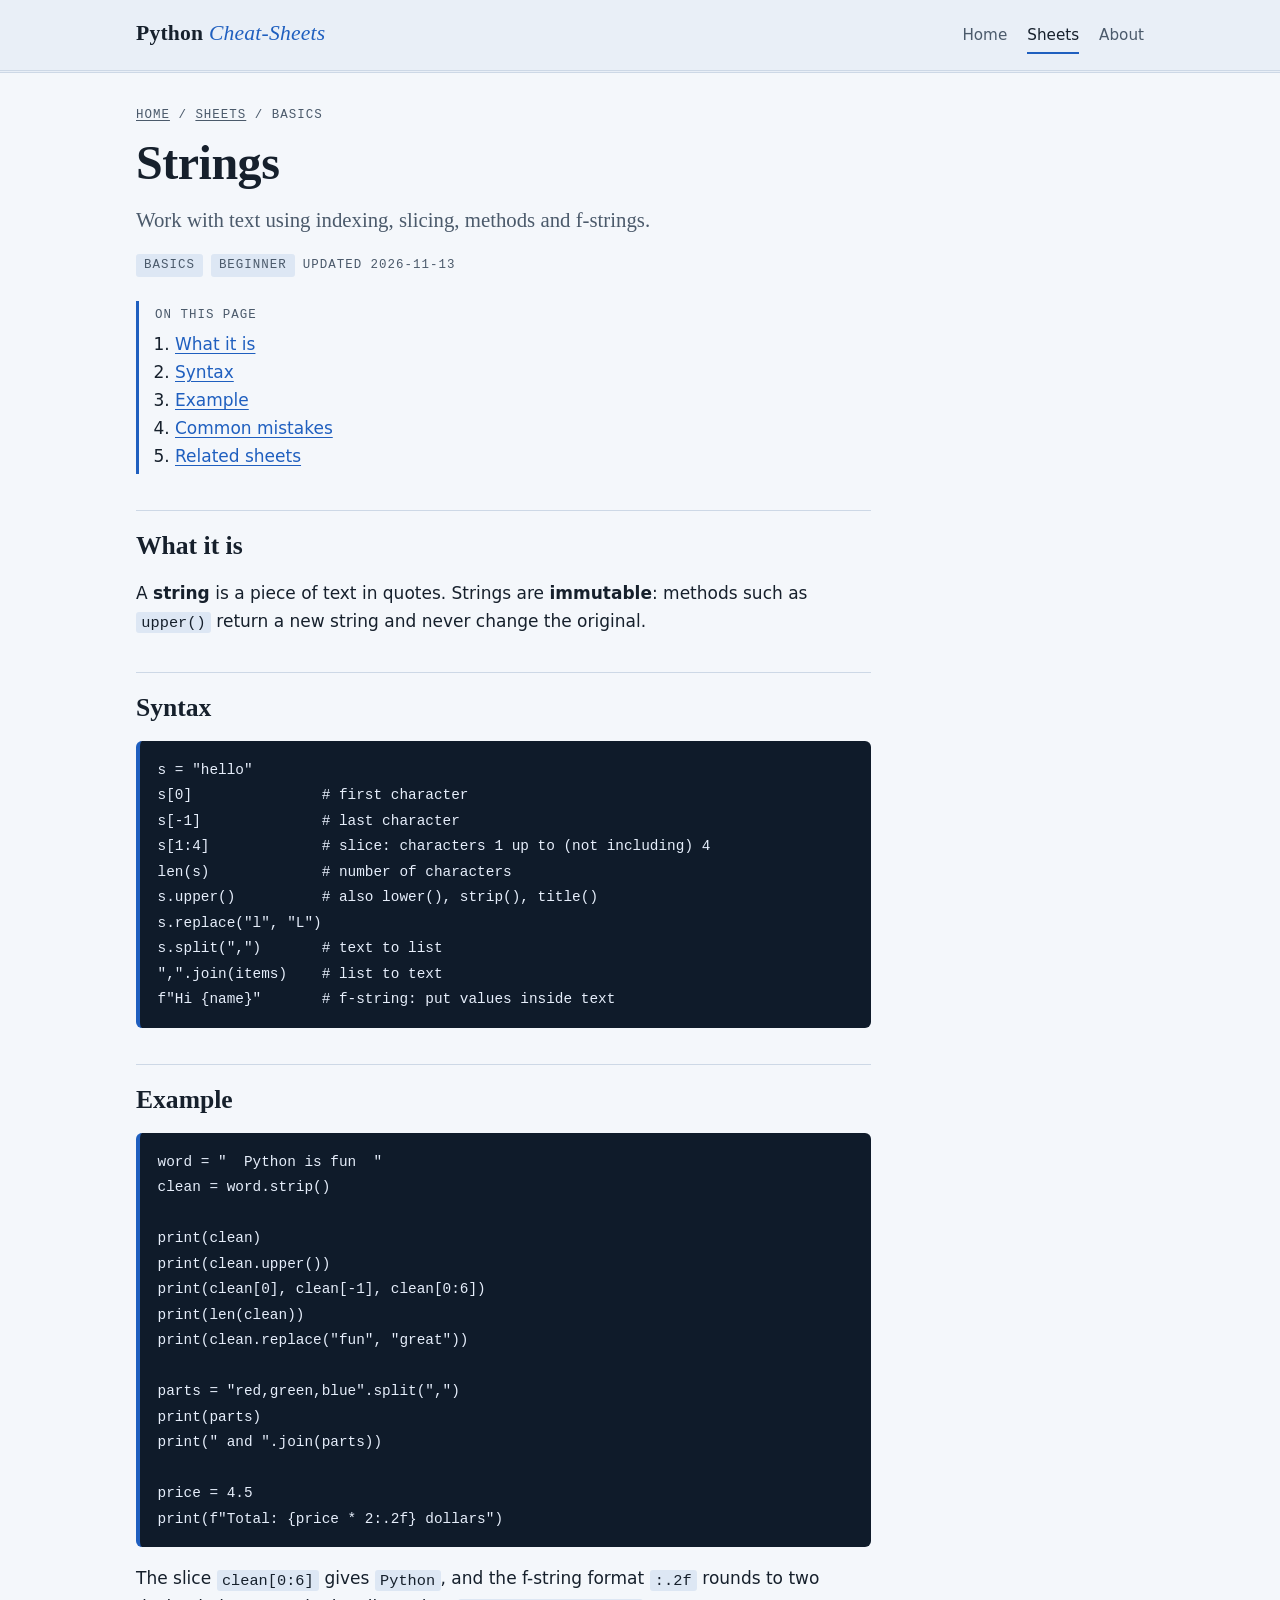
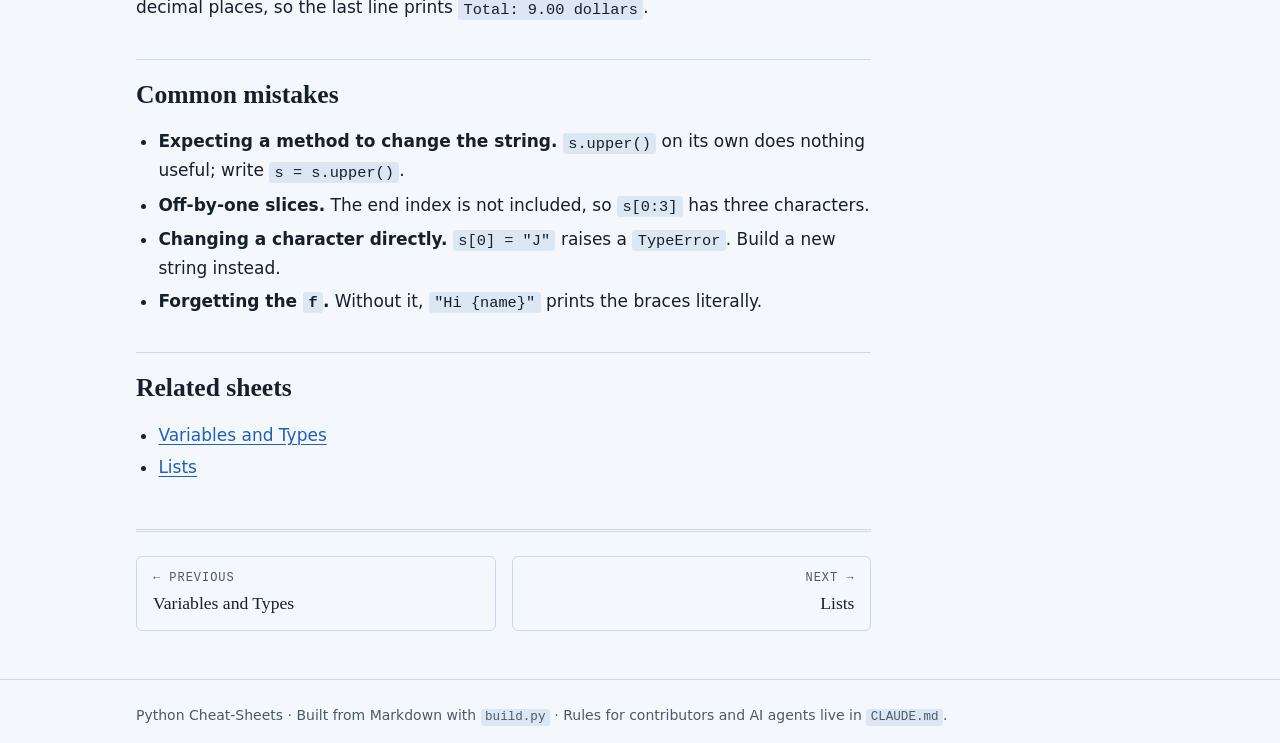
<file: docs/sheets/strings.html>
<!doctype html>
<html lang="en">
<head>
<meta charset="utf-8">
<meta name="viewport" content="width=device-width, initial-scale=1">
<title>Strings | Python Cheat-Sheets</title>
<meta name="description" content="Work with text using indexing, slicing, methods and f-strings.">
<link rel="stylesheet" href="../assets/style.css">
</head>
<body>
<a class="skip" href="#main">Skip to content</a>
<header class="site-header">
  <div class="wrap header-inner">
    <a class="brand" href="../index.html">Python <span>Cheat-Sheets</span></a>
    <nav aria-label="Main">
<a href="../index.html">Home</a>
<a href="../index.html#sheets" aria-current="page">Sheets</a>
<a href="../about.html">About</a>
    </nav>
  </div>
</header>
<main id="main" class="wrap">
<article class="sheet">
  <p class="crumbs"><a href="../index.html">Home</a> / <a href="../index.html#sheets">Sheets</a> / Basics</p>
  <h1>Strings</h1>
  <p class="lede">Work with text using indexing, slicing, methods and f-strings.</p>
  <p class="meta"><span class="tag">Basics</span> <span class="tag">Beginner</span> <span class="updated">Updated 2026-11-13</span></p>
  <nav class="toc" aria-label="On this page">
    <p>On this page</p>
    <ol><li><a href="#what-it-is">What it is</a></li><li><a href="#syntax">Syntax</a></li><li><a href="#example">Example</a></li><li><a href="#common-mistakes">Common mistakes</a></li><li><a href="#related-sheets">Related sheets</a></li></ol>
  </nav>
  <div class="prose">
<h2 id="what-it-is">What it is</h2>
<p>A <strong>string</strong> is a piece of text in quotes. Strings are <strong>immutable</strong>: methods such as <code>upper()</code> return a new string and never change the original.</p>
<h2 id="syntax">Syntax</h2>
<pre><code class="language-python">s = "hello"
s[0]               # first character
s[-1]              # last character
s[1:4]             # slice: characters 1 up to (not including) 4
len(s)             # number of characters
s.upper()          # also lower(), strip(), title()
s.replace("l", "L")
s.split(",")       # text to list
",".join(items)    # list to text
f"Hi {name}"       # f-string: put values inside text</code></pre>
<h2 id="example">Example</h2>
<pre><code class="language-python">word = "  Python is fun  "
clean = word.strip()

print(clean)
print(clean.upper())
print(clean[0], clean[-1], clean[0:6])
print(len(clean))
print(clean.replace("fun", "great"))

parts = "red,green,blue".split(",")
print(parts)
print(" and ".join(parts))

price = 4.5
print(f"Total: {price * 2:.2f} dollars")</code></pre>
<p>The slice <code>clean[0:6]</code> gives <code>Python</code>, and the f-string format <code>:.2f</code> rounds to two decimal places, so the last line prints <code>Total: 9.00 dollars</code>.</p>
<h2 id="common-mistakes">Common mistakes</h2>
<ul><li><strong>Expecting a method to change the string.</strong> <code>s.upper()</code> on its own does nothing useful; write <code>s = s.upper()</code>.</li><li><strong>Off-by-one slices.</strong> The end index is not included, so <code>s[0:3]</code> has three characters.</li><li><strong>Changing a character directly.</strong> <code>s[0] = "J"</code> raises a <code>TypeError</code>. Build a new string instead.</li><li><strong>Forgetting the <code>f</code>.</strong> Without it, <code>"Hi {name}"</code> prints the braces literally.</li></ul>
<h2 id="related-sheets">Related sheets</h2>
<ul><li><a href="variables-and-types.html">Variables and Types</a></li><li><a href="lists.html">Lists</a></li></ul>
  </div>
  <nav class="pager" aria-label="Sheet navigation">
    <a class="prev" href="variables-and-types.html"><span>&larr; Previous</span>Variables and Types</a>
    <a class="next" href="lists.html"><span>Next &rarr;</span>Lists</a>
  </nav>
</article>

</main>
<footer class="site-footer">
  <div class="wrap">
    <p>Python Cheat-Sheets &middot; Built from Markdown with <code>build.py</code> &middot; Rules for contributors and AI agents live in <code>CLAUDE.md</code>.</p>
  </div>
</footer>
</body>
</html>
</file>
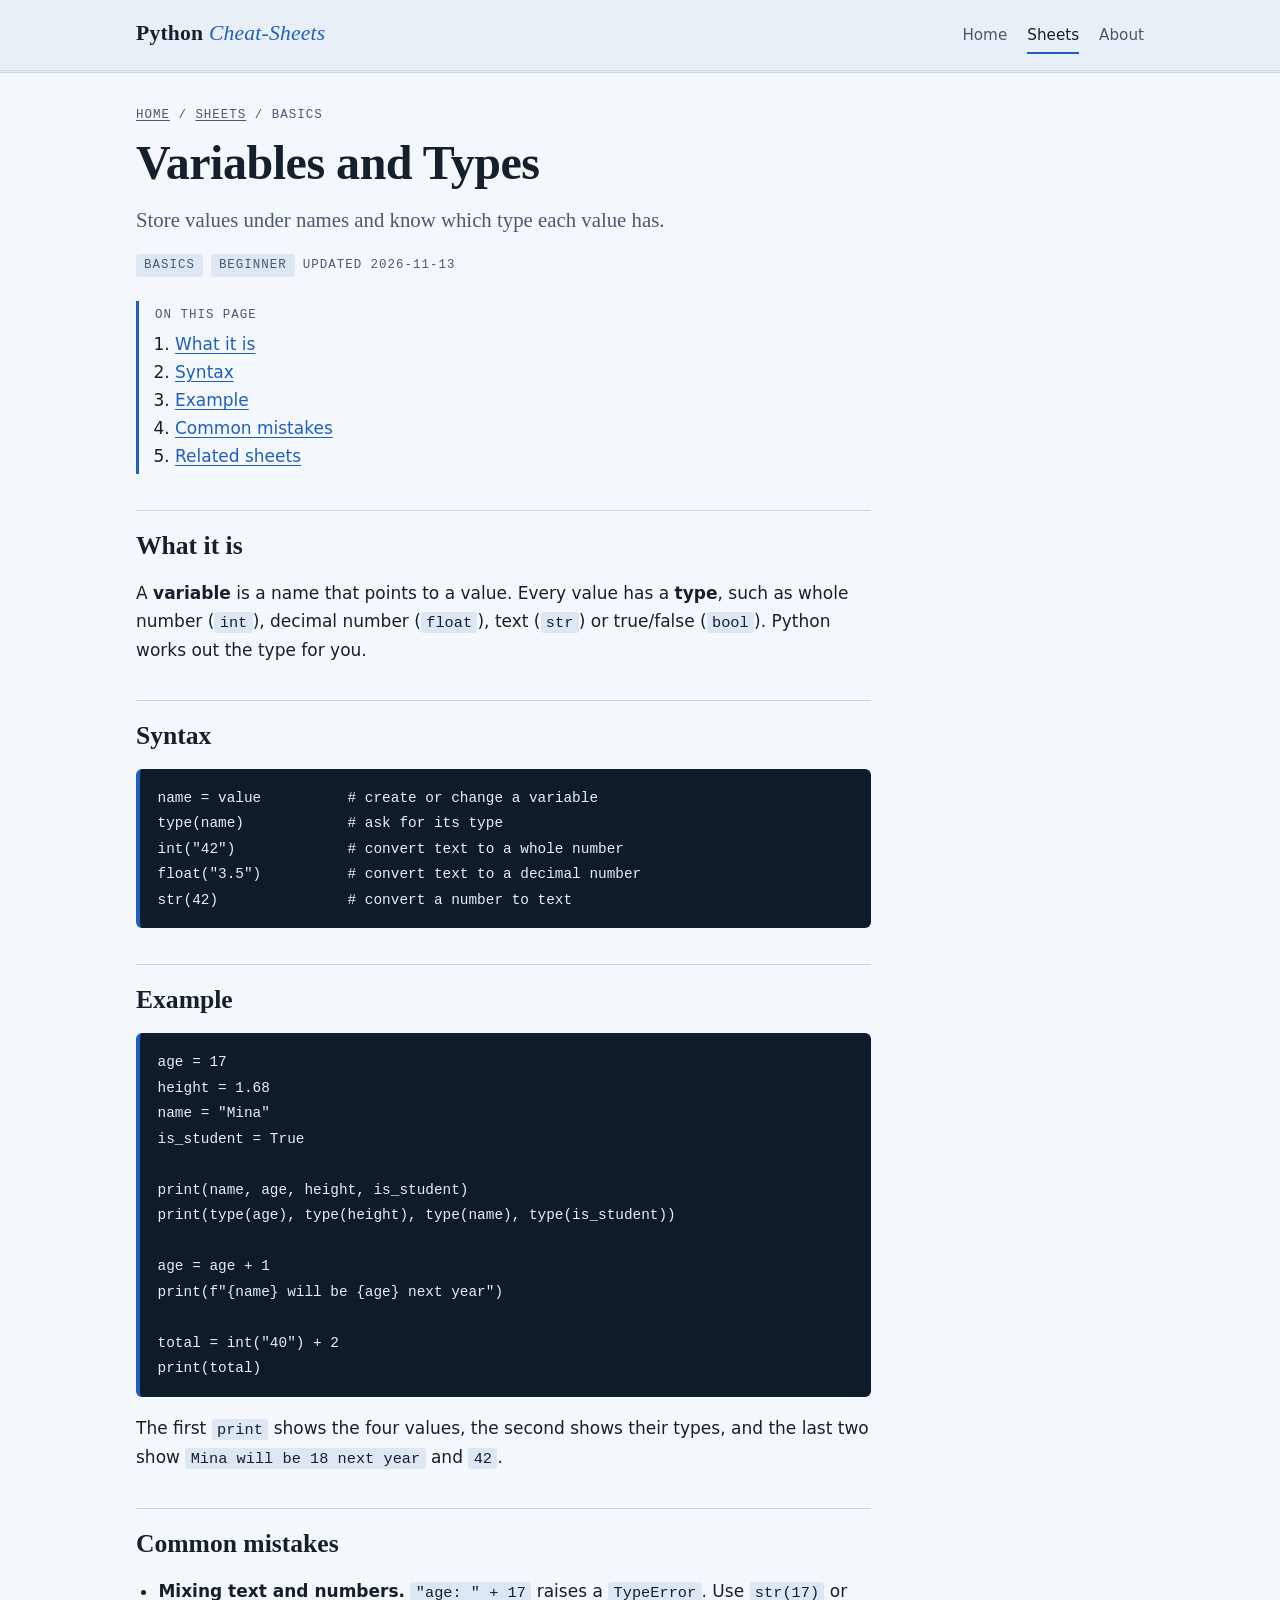
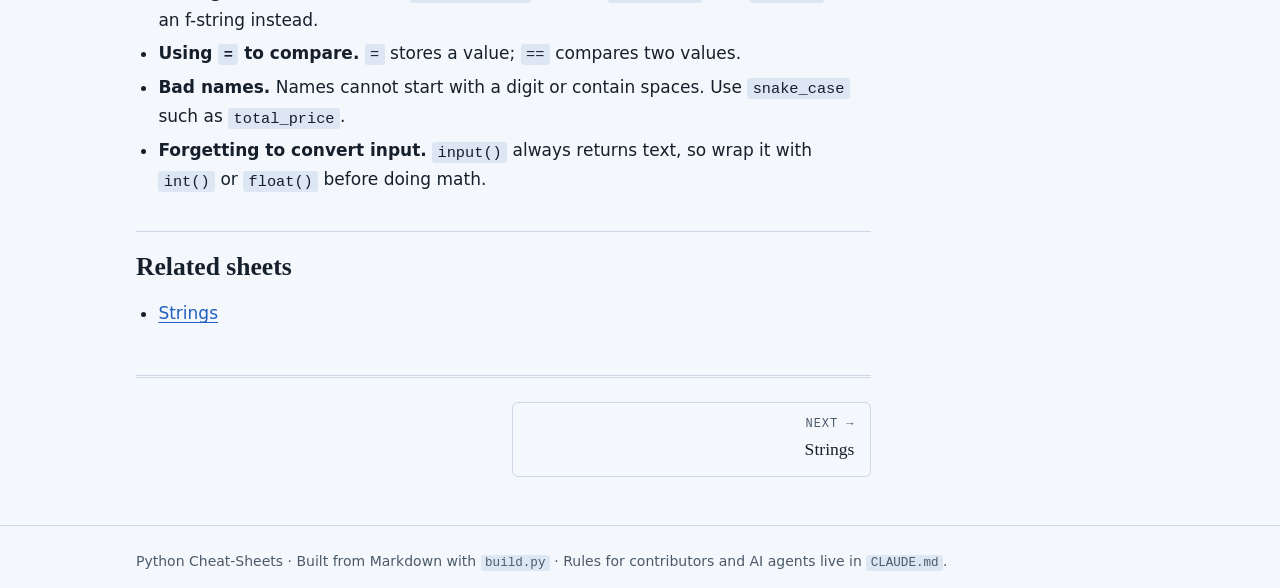
<file: docs/sheets/variables-and-types.html>
<!doctype html>
<html lang="en">
<head>
<meta charset="utf-8">
<meta name="viewport" content="width=device-width, initial-scale=1">
<title>Variables and Types | Python Cheat-Sheets</title>
<meta name="description" content="Store values under names and know which type each value has.">
<link rel="stylesheet" href="../assets/style.css">
</head>
<body>
<a class="skip" href="#main">Skip to content</a>
<header class="site-header">
  <div class="wrap header-inner">
    <a class="brand" href="../index.html">Python <span>Cheat-Sheets</span></a>
    <nav aria-label="Main">
<a href="../index.html">Home</a>
<a href="../index.html#sheets" aria-current="page">Sheets</a>
<a href="../about.html">About</a>
    </nav>
  </div>
</header>
<main id="main" class="wrap">
<article class="sheet">
  <p class="crumbs"><a href="../index.html">Home</a> / <a href="../index.html#sheets">Sheets</a> / Basics</p>
  <h1>Variables and Types</h1>
  <p class="lede">Store values under names and know which type each value has.</p>
  <p class="meta"><span class="tag">Basics</span> <span class="tag">Beginner</span> <span class="updated">Updated 2026-11-13</span></p>
  <nav class="toc" aria-label="On this page">
    <p>On this page</p>
    <ol><li><a href="#what-it-is">What it is</a></li><li><a href="#syntax">Syntax</a></li><li><a href="#example">Example</a></li><li><a href="#common-mistakes">Common mistakes</a></li><li><a href="#related-sheets">Related sheets</a></li></ol>
  </nav>
  <div class="prose">
<h2 id="what-it-is">What it is</h2>
<p>A <strong>variable</strong> is a name that points to a value. Every value has a <strong>type</strong>, such as whole number (<code>int</code>), decimal number (<code>float</code>), text (<code>str</code>) or true/false (<code>bool</code>). Python works out the type for you.</p>
<h2 id="syntax">Syntax</h2>
<pre><code class="language-python">name = value          # create or change a variable
type(name)            # ask for its type
int("42")             # convert text to a whole number
float("3.5")          # convert text to a decimal number
str(42)               # convert a number to text</code></pre>
<h2 id="example">Example</h2>
<pre><code class="language-python">age = 17
height = 1.68
name = "Mina"
is_student = True

print(name, age, height, is_student)
print(type(age), type(height), type(name), type(is_student))

age = age + 1
print(f"{name} will be {age} next year")

total = int("40") + 2
print(total)</code></pre>
<p>The first <code>print</code> shows the four values, the second shows their types, and the last two show <code>Mina will be 18 next year</code> and <code>42</code>.</p>
<h2 id="common-mistakes">Common mistakes</h2>
<ul><li><strong>Mixing text and numbers.</strong> <code>"age: " + 17</code> raises a <code>TypeError</code>. Use <code>str(17)</code> or an f-string instead.</li><li><strong>Using <code>=</code> to compare.</strong> <code>=</code> stores a value; <code>==</code> compares two values.</li><li><strong>Bad names.</strong> Names cannot start with a digit or contain spaces. Use <code>snake_case</code> such as <code>total_price</code>.</li><li><strong>Forgetting to convert input.</strong> <code>input()</code> always returns text, so wrap it with <code>int()</code> or <code>float()</code> before doing math.</li></ul>
<h2 id="related-sheets">Related sheets</h2>
<ul><li><a href="strings.html">Strings</a></li></ul>
  </div>
  <nav class="pager" aria-label="Sheet navigation">
    <span></span>
    <a class="next" href="strings.html"><span>Next &rarr;</span>Strings</a>
  </nav>
</article>

</main>
<footer class="site-footer">
  <div class="wrap">
    <p>Python Cheat-Sheets &middot; Built from Markdown with <code>build.py</code> &middot; Rules for contributors and AI agents live in <code>CLAUDE.md</code>.</p>
  </div>
</footer>
</body>
</html>
</file>
<file: docs/assets/style.css>
/* Python Cheat-Sheets - the only stylesheet.
   Change colors, fonts and spacing in the tokens below. Never hard-code a color elsewhere. */

:root {
  --paper: #f4f7fb;
  --paper-2: #e9eff7;
  --ink: #16202c;
  --ink-soft: #4b5a6b;
  --accent: #1f5fbf;
  --accent-ink: #ffffff;
  --warn: #8a5a00;
  --rule: #cdd8e6;
  --tag-bg: #dde7f4;
  --code-bg: #0f1b2a;
  --code-ink: #e6eefb;

  --font-serif: "Iowan Old Style", "Palatino Linotype", Palatino, "Book Antiqua", Georgia, serif;
  --font-sans: system-ui, -apple-system, "Segoe UI", Roboto, "Helvetica Neue", sans-serif;
  --font-mono: ui-monospace, "SFMono-Regular", Menlo, Consolas, monospace;

  --space: 1rem;
  --measure: 68ch;
  --radius: 6px;
}

@media (prefers-color-scheme: dark) {
  :root {
    --paper: #0f1722;
    --paper-2: #172232;
    --ink: #e6eefb;
    --ink-soft: #9db0c6;
    --accent: #6fa8ff;
    --accent-ink: #0f1722;
    --warn: #e0a43a;
    --rule: #26354a;
    --tag-bg: #1e2c40;
    --code-bg: #0a111b;
    --code-ink: #e6eefb;
  }
}

*, *::before, *::after { box-sizing: border-box; }

html { -webkit-text-size-adjust: 100%; }

body {
  margin: 0;
  background: var(--paper);
  color: var(--ink);
  font-family: var(--font-sans);
  font-size: 1.0625rem;
  line-height: 1.65;
}

.wrap { max-width: 1040px; margin: 0 auto; padding: 0 var(--space); }

a { color: var(--accent); text-underline-offset: 0.18em; }
a:hover { text-decoration-thickness: 2px; }
:focus-visible { outline: 3px solid var(--accent); outline-offset: 3px; border-radius: 2px; }

.skip {
  position: absolute; left: -999px; top: 0;
  background: var(--accent); color: var(--accent-ink); padding: 0.5rem 1rem; z-index: 10;
}
.skip:focus { left: 0; }

/* ---- Header / footer ---- */
.site-header { border-bottom: 3px double var(--rule); background: var(--paper-2); }
.header-inner {
  display: flex; flex-wrap: wrap; align-items: baseline;
  justify-content: space-between; gap: 0.5rem 1.5rem; padding-top: 1rem; padding-bottom: 1rem;
}
.brand {
  font-family: var(--font-serif); font-size: 1.35rem; font-weight: 700;
  color: var(--ink); text-decoration: none; letter-spacing: 0.01em;
}
.brand span { color: var(--accent); font-style: italic; font-weight: 400; }
.site-header nav { display: flex; gap: 1.25rem; font-size: 0.95rem; }
.site-header nav a { color: var(--ink-soft); text-decoration: none; padding: 0.25rem 0; border-bottom: 2px solid transparent; }
.site-header nav a:hover, .site-header nav a[aria-current="page"] { color: var(--ink); border-bottom-color: var(--accent); }

main.wrap { padding-top: 2rem; padding-bottom: 3rem; min-height: 60vh; }

.site-footer { border-top: 1px solid var(--rule); color: var(--ink-soft); font-size: 0.875rem; padding: 1.5rem 0; }
.site-footer p { margin: 0; }

/* ---- Headings ---- */
h1, h2, h3 { font-family: var(--font-serif); line-height: 1.2; color: var(--ink); }
h1 { font-size: clamp(2rem, 5vw, 3rem); margin: 0.25rem 0 0.75rem; letter-spacing: -0.01em; }
h2 { font-size: 1.6rem; margin: 2.25rem 0 0.75rem; }
h3 { font-size: 1.2rem; margin: 1.5rem 0 0.5rem; }

.eyebrow, .crumbs, .tag, .updated {
  font-family: var(--font-mono); font-size: 0.78rem; text-transform: uppercase; letter-spacing: 0.08em;
}
.eyebrow { color: var(--accent); margin: 0; }
.lede { font-family: var(--font-serif); font-size: 1.3rem; color: var(--ink-soft); max-width: var(--measure); margin: 0 0 1rem; }

/* ---- Home ---- */
.hero { padding: 2rem 0 1.5rem; border-bottom: 1px solid var(--rule); margin-bottom: 1rem; }
.button {
  display: inline-block; background: var(--accent); color: var(--accent-ink);
  padding: 0.6rem 1.2rem; border-radius: var(--radius); text-decoration: none; font-weight: 600;
}
.button:hover { filter: brightness(1.08); }

.category h2 { margin-bottom: 0.25rem; }
.cat-blurb { margin: 0 0 1rem; color: var(--ink-soft); }
.cards {
  list-style: none; margin: 0; padding: 0;
  display: grid; grid-template-columns: repeat(auto-fill, minmax(260px, 1fr)); gap: 1rem;
}
.card a {
  display: block; height: 100%; padding: 1rem 1.1rem; text-decoration: none; color: var(--ink);
  background: var(--paper-2); border: 1px solid var(--rule); border-radius: var(--radius);
  transition: border-color 0.15s, transform 0.15s;
}
.card a:hover { border-color: var(--accent); transform: translateY(-2px); }
.card h3 { margin: 0.5rem 0 0.35rem; font-size: 1.25rem; }
.card p { margin: 0; color: var(--ink-soft); font-size: 0.97rem; line-height: 1.5; }

.tag { display: inline-block; background: var(--tag-bg); color: var(--ink-soft); padding: 0.1rem 0.5rem; border-radius: 3px; }

/* ---- Sheet / page ---- */
.crumbs { color: var(--ink-soft); margin: 0 0 0.5rem; }
.crumbs a { color: var(--ink-soft); }
.meta { display: flex; flex-wrap: wrap; gap: 0.5rem; align-items: center; margin: 0 0 1.5rem; }
.updated { color: var(--ink-soft); }

.toc { border-left: 3px solid var(--accent); padding: 0.25rem 0 0.25rem 1rem; margin: 0 0 1.5rem; max-width: var(--measure); }
.toc p { margin: 0 0 0.25rem; font-family: var(--font-mono); font-size: 0.78rem; text-transform: uppercase; letter-spacing: 0.08em; color: var(--ink-soft); }
.toc ol { margin: 0; padding-left: 1.25rem; }

.prose { max-width: var(--measure); }
.prose h2 { border-top: 1px solid var(--rule); padding-top: 1.25rem; }
.prose ul, .prose ol { padding-left: 1.4rem; }
.prose li { margin: 0.3rem 0; }
.prose hr { border: 0; border-top: 1px solid var(--rule); margin: 2rem 0; }

code { font-family: var(--font-mono); font-size: 0.9em; background: var(--tag-bg); padding: 0.1em 0.35em; border-radius: 3px; }
pre {
  background: var(--code-bg); color: var(--code-ink); padding: 1rem 1.1rem; border-radius: var(--radius);
  overflow-x: auto; line-height: 1.5; border-left: 4px solid var(--accent);
}
pre code { background: none; padding: 0; color: inherit; font-size: 0.9rem; white-space: pre-wrap; word-break: break-word; }

blockquote { margin: 1.25rem 0; padding: 0.1rem 1rem; border-left: 4px solid var(--rule); color: var(--ink-soft); }
blockquote.callout { background: var(--paper-2); border-left-color: var(--accent); color: var(--ink); }
blockquote.warn { border-left-color: var(--warn); }

.table-wrap { overflow-x: auto; margin: 1.25rem 0; }
table { border-collapse: collapse; width: 100%; font-size: 0.97rem; }
th, td { text-align: left; padding: 0.5rem 0.75rem; border-bottom: 1px solid var(--rule); vertical-align: top; }
th { font-family: var(--font-mono); font-size: 0.78rem; text-transform: uppercase; letter-spacing: 0.06em; color: var(--ink-soft); }

.pager { display: grid; grid-template-columns: 1fr 1fr; gap: 1rem; margin-top: 3rem; padding-top: 1.5rem; border-top: 3px double var(--rule); max-width: var(--measure); }
.pager a { display: block; text-decoration: none; padding: 0.75rem 1rem; border: 1px solid var(--rule); border-radius: var(--radius); font-family: var(--font-serif); font-size: 1.1rem; color: var(--ink); }
.pager a:hover { border-color: var(--accent); }
.pager a span { display: block; font-family: var(--font-mono); font-size: 0.75rem; text-transform: uppercase; letter-spacing: 0.08em; color: var(--ink-soft); }
.pager .next { text-align: right; grid-column: 2; }

@media (max-width: 560px) {
  body { font-size: 1rem; }
  .pager { grid-template-columns: 1fr; }
  .pager .next { grid-column: 1; }
  .lede { font-size: 1.15rem; }
}
</file>
